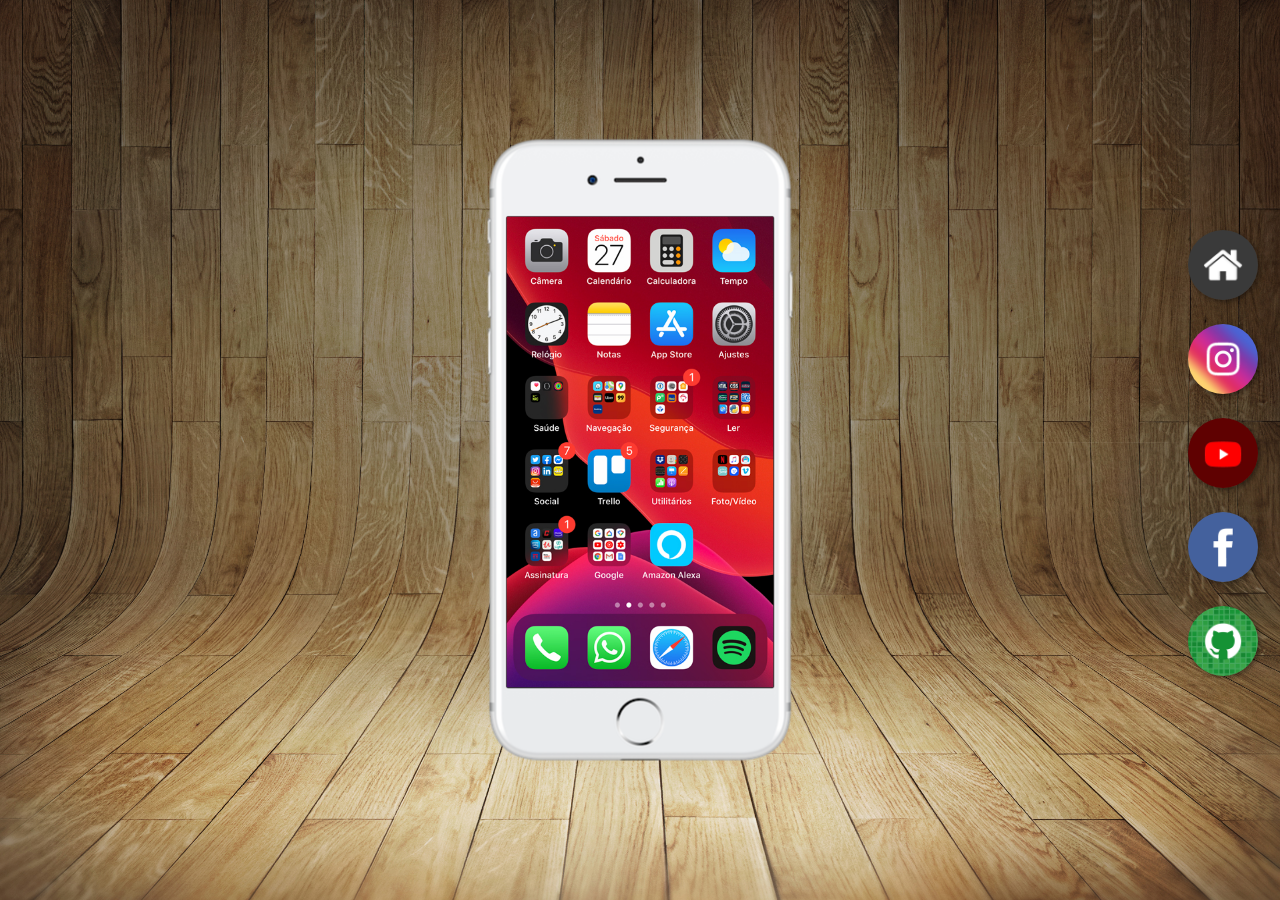
<file: index.html>
<!DOCTYPE html>
<html lang="pt-br">
<head>
    <meta charset="UTF-8">
    <meta http-equiv="X-UA-Compatible" content="IE=edge">
    <meta name="viewport" content="width=device-width, initial-scale=1.0">
    <link rel="shortcut icon" href="favicon - Copia.ico" type="image/x-icon">
    <title>Projeto Redes Sociais</title>
    <link rel="stylesheet" href="estilos/style.css">
</head>
<body>
    <main>
        <section id="telefone">
            <iframe src="home.html" name="tela" id="tela" frameborder="0" >
                Seu navegador não é compatível com isso!!
            </iframe>

        </section>

        <section id="redes-sociais">
            <a href="home.html" target="tela"> <img src="imagens/logo-home.jpg" alt="Home"></a> <br>

            <a href="instagram.html" target="tela"> <img src="imagens/logo-instagram.jpg" alt="instagram"></a> <br>

            <a href="youtube.html" target="tela"><img src="imagens/logo-youtube.jpg" alt="Youtube"></a> <br>

            <a href="facebook.html" target="tela"><img src="imagens/logo-facebook.jpg" alt="Facebook"></a> <br>

            <a href="github.html" target="tela"><img src="imagens/logo-github.jpg" alt="GitHub"></a> <br>
        </section>
    </main>
    
</body>
</html>
</file>
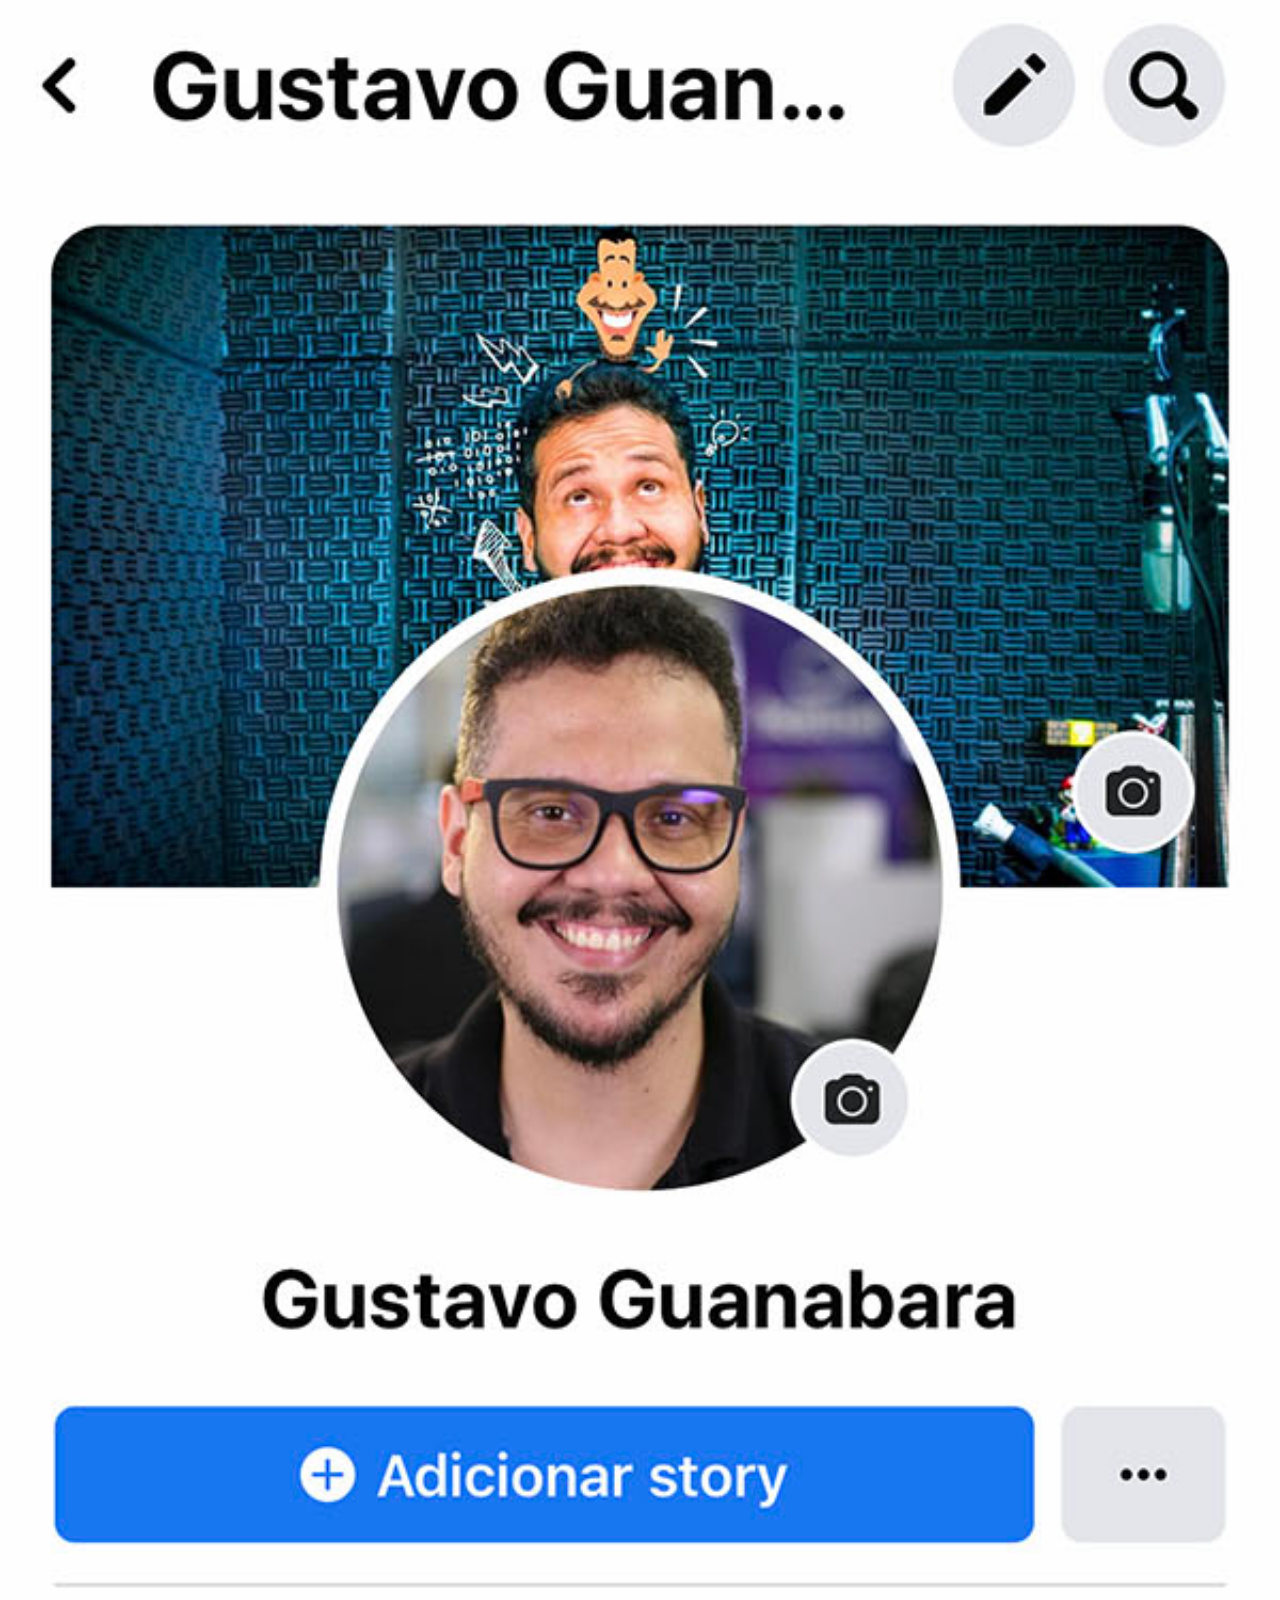
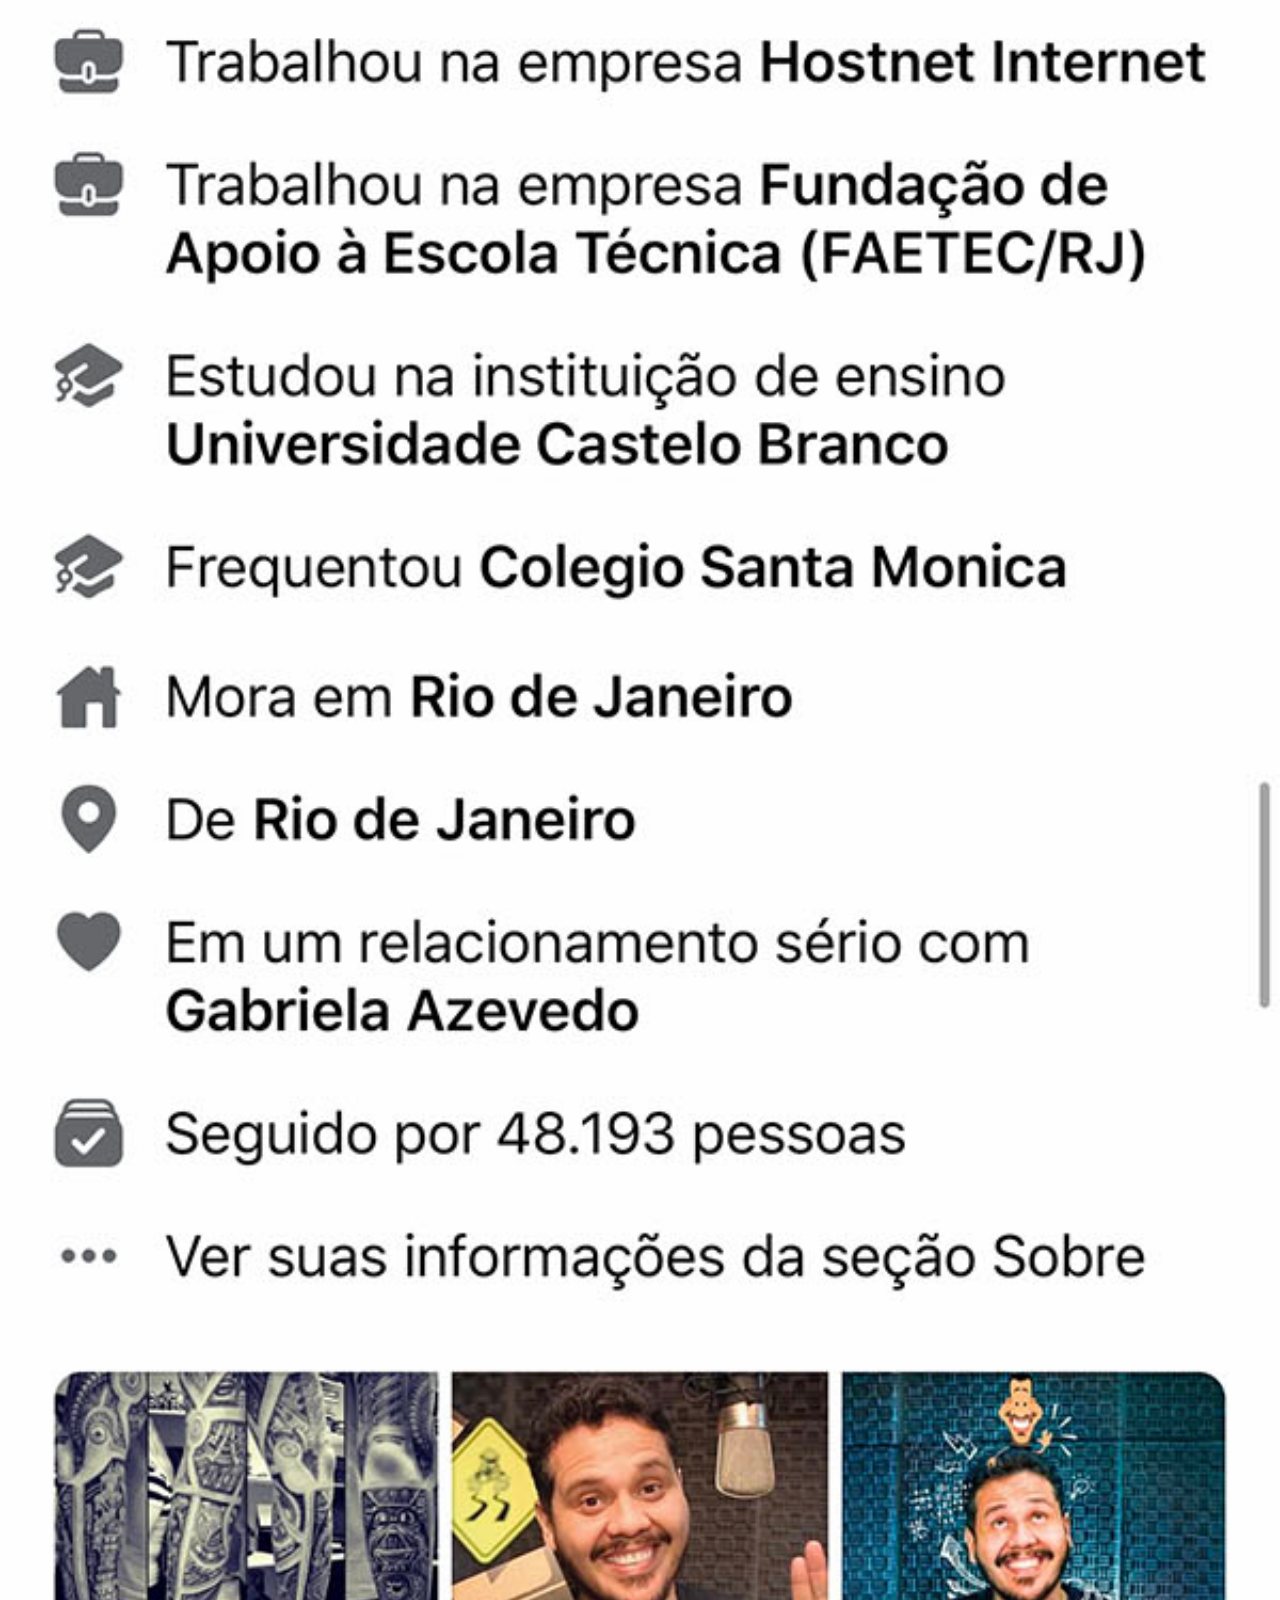
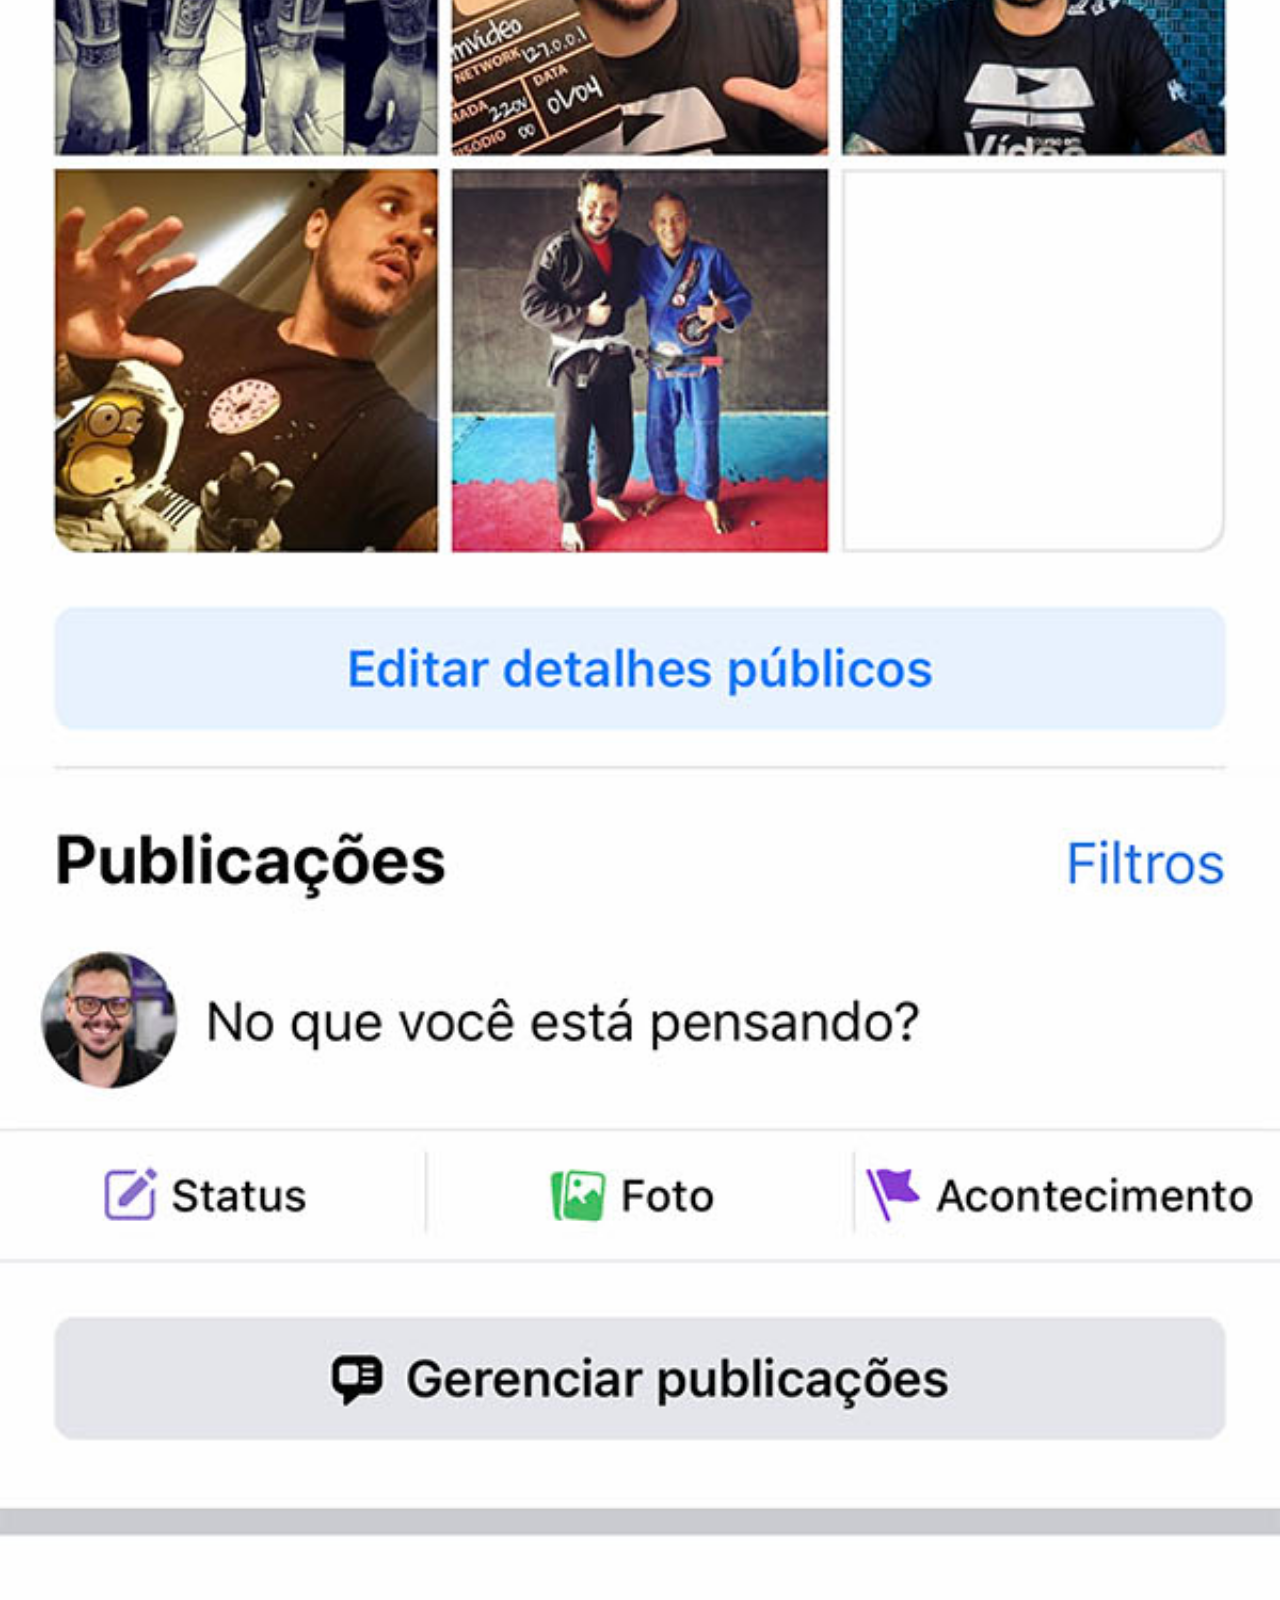
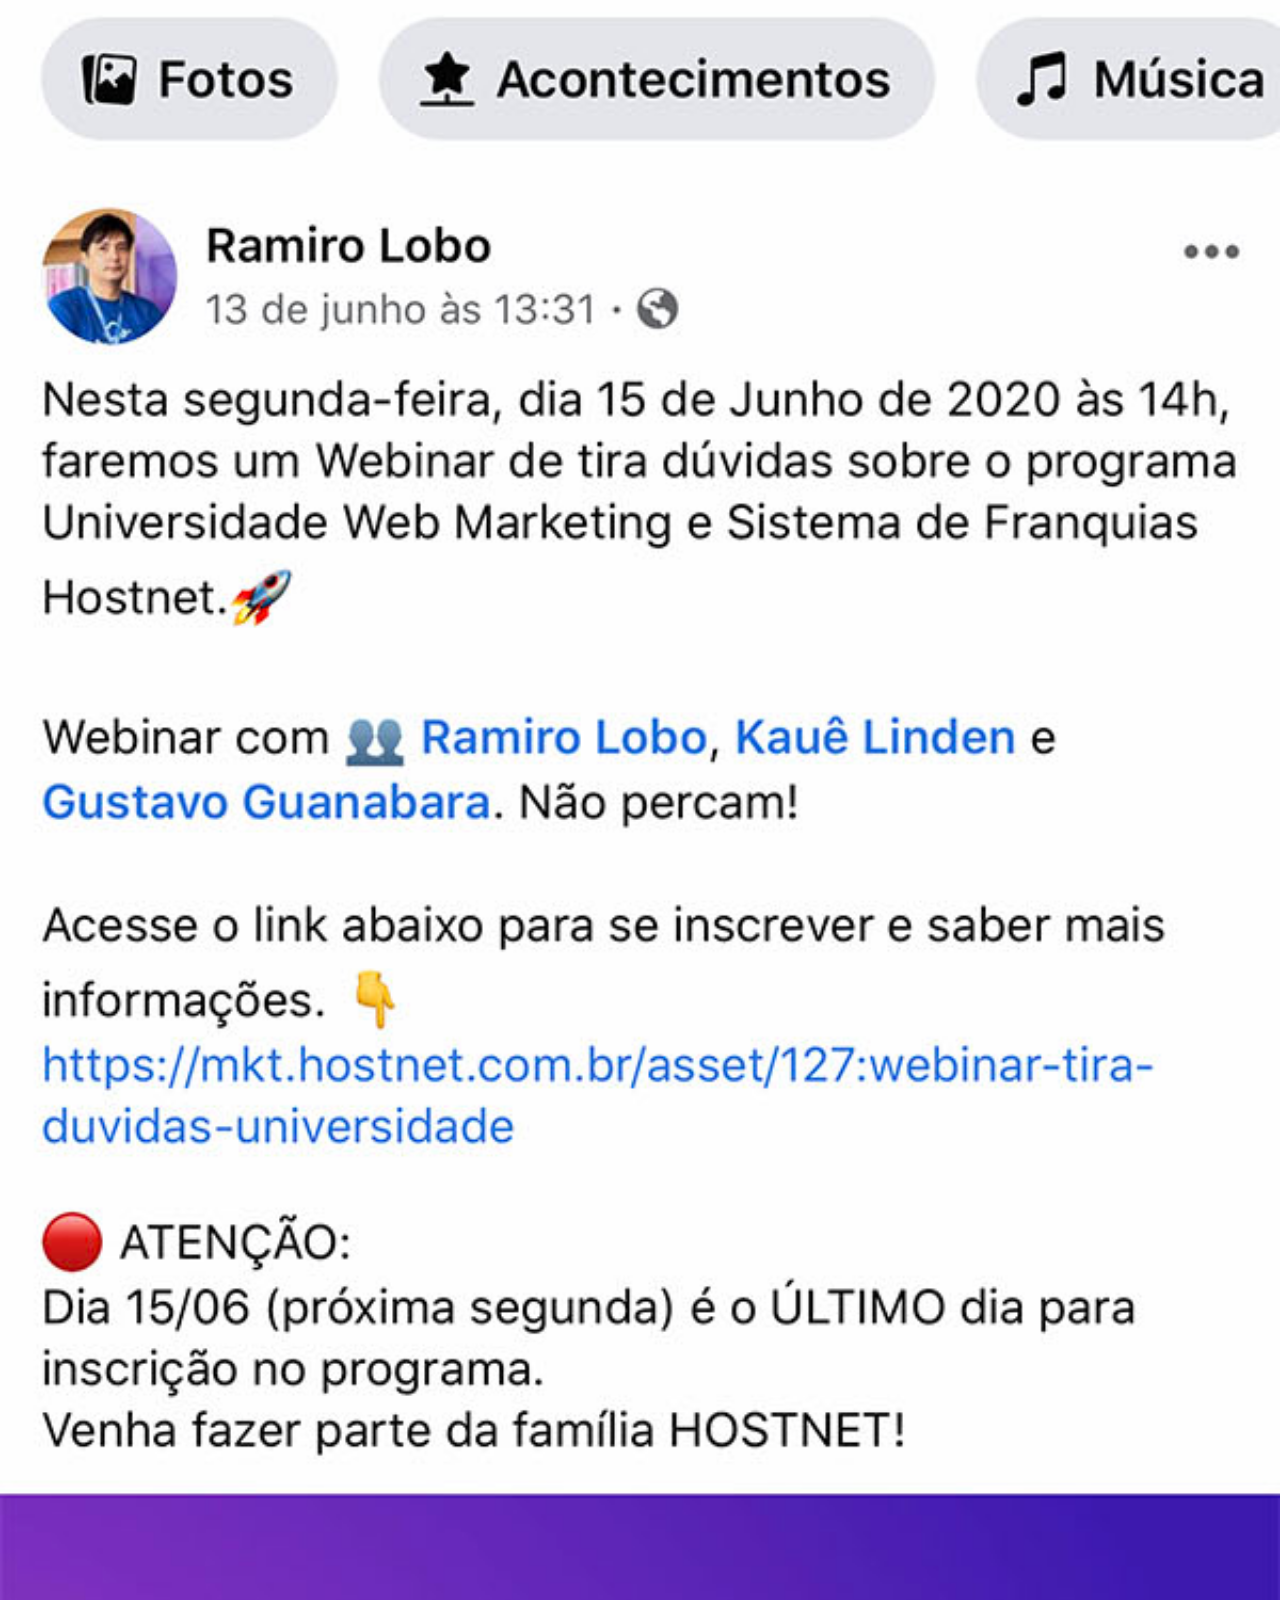
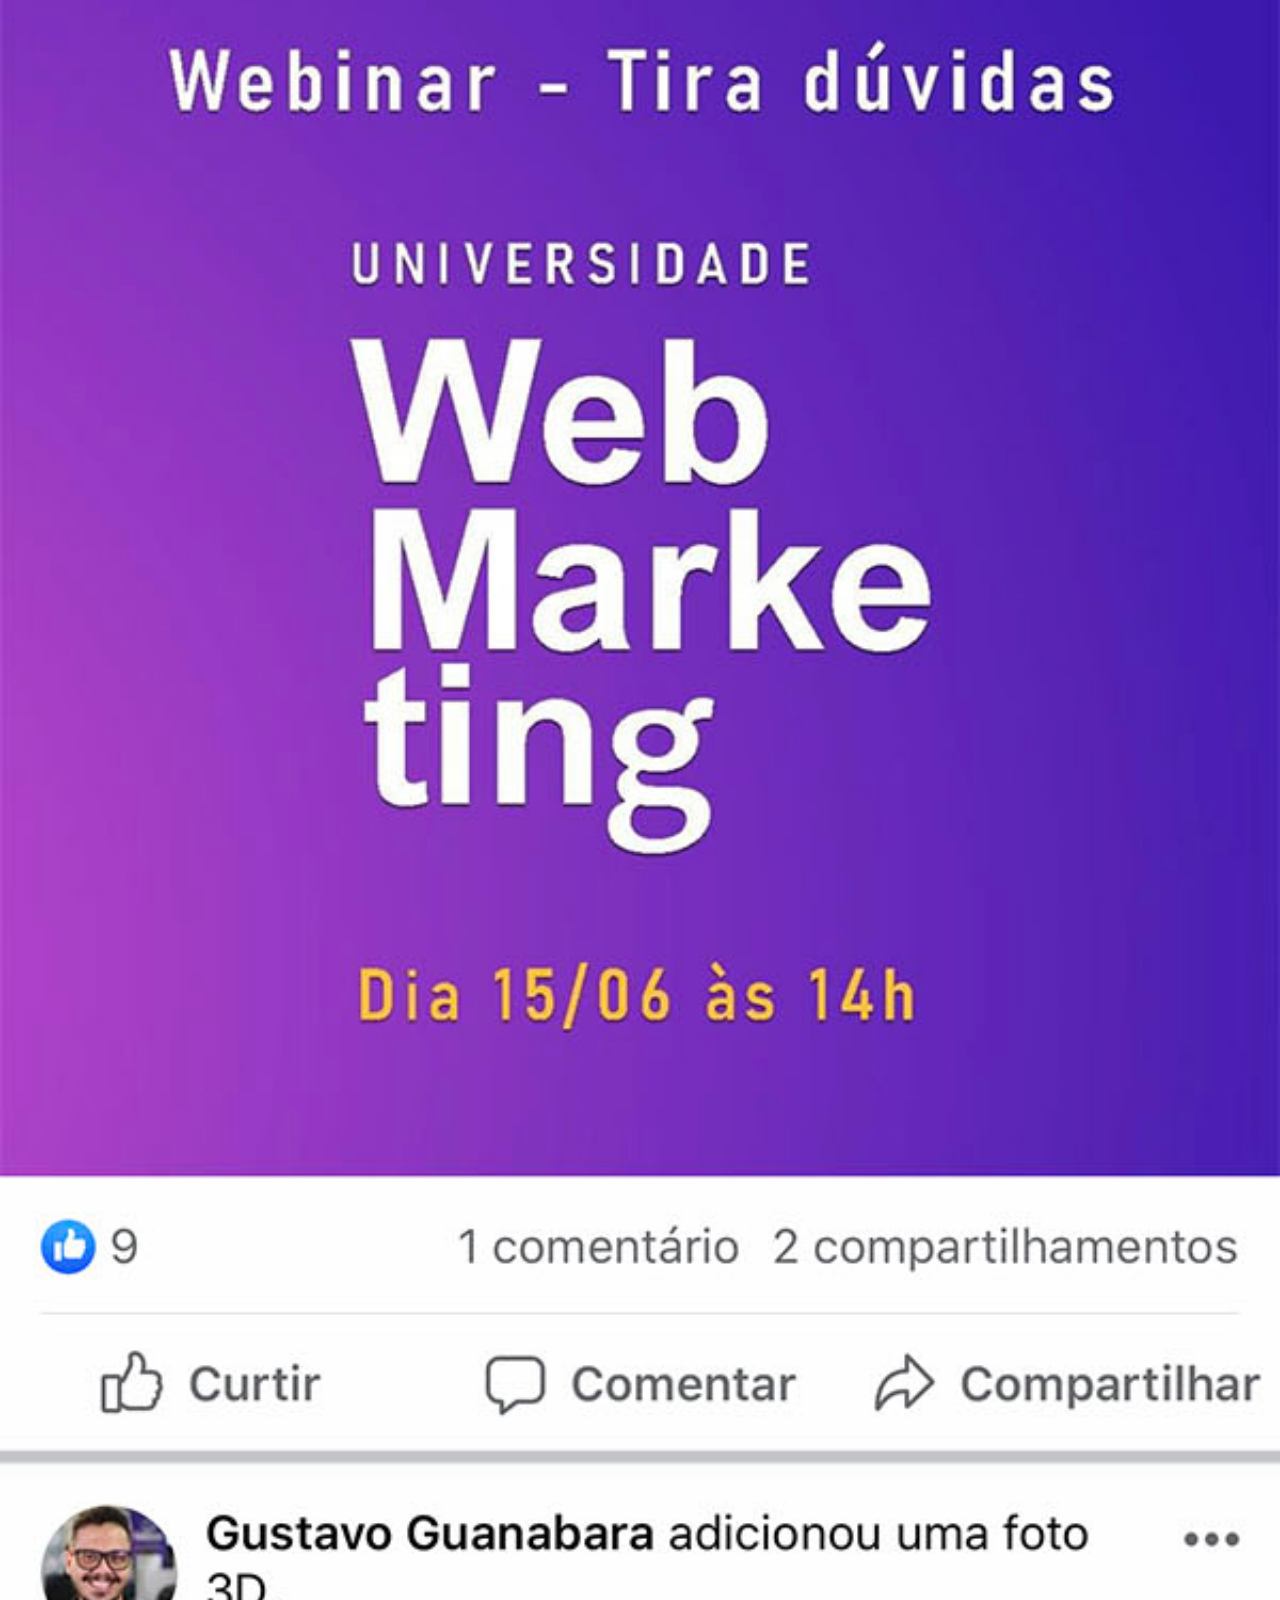
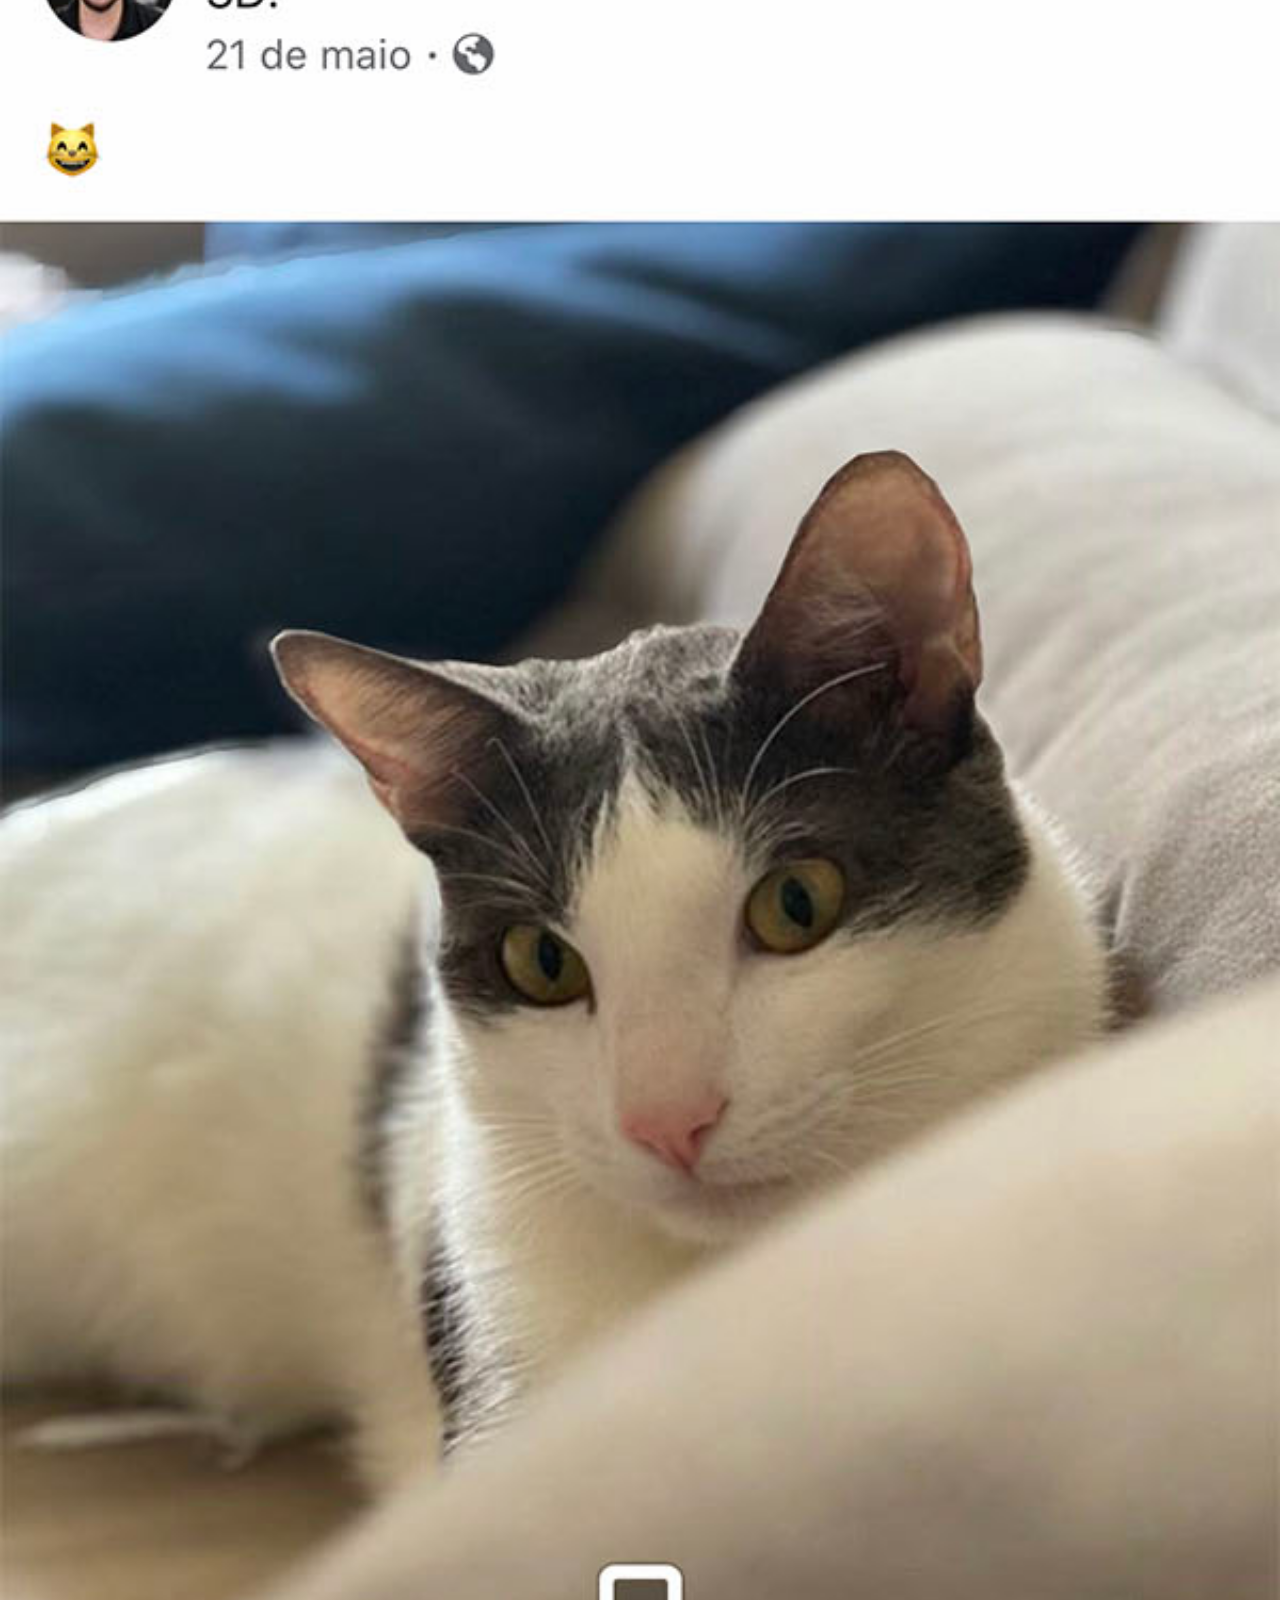
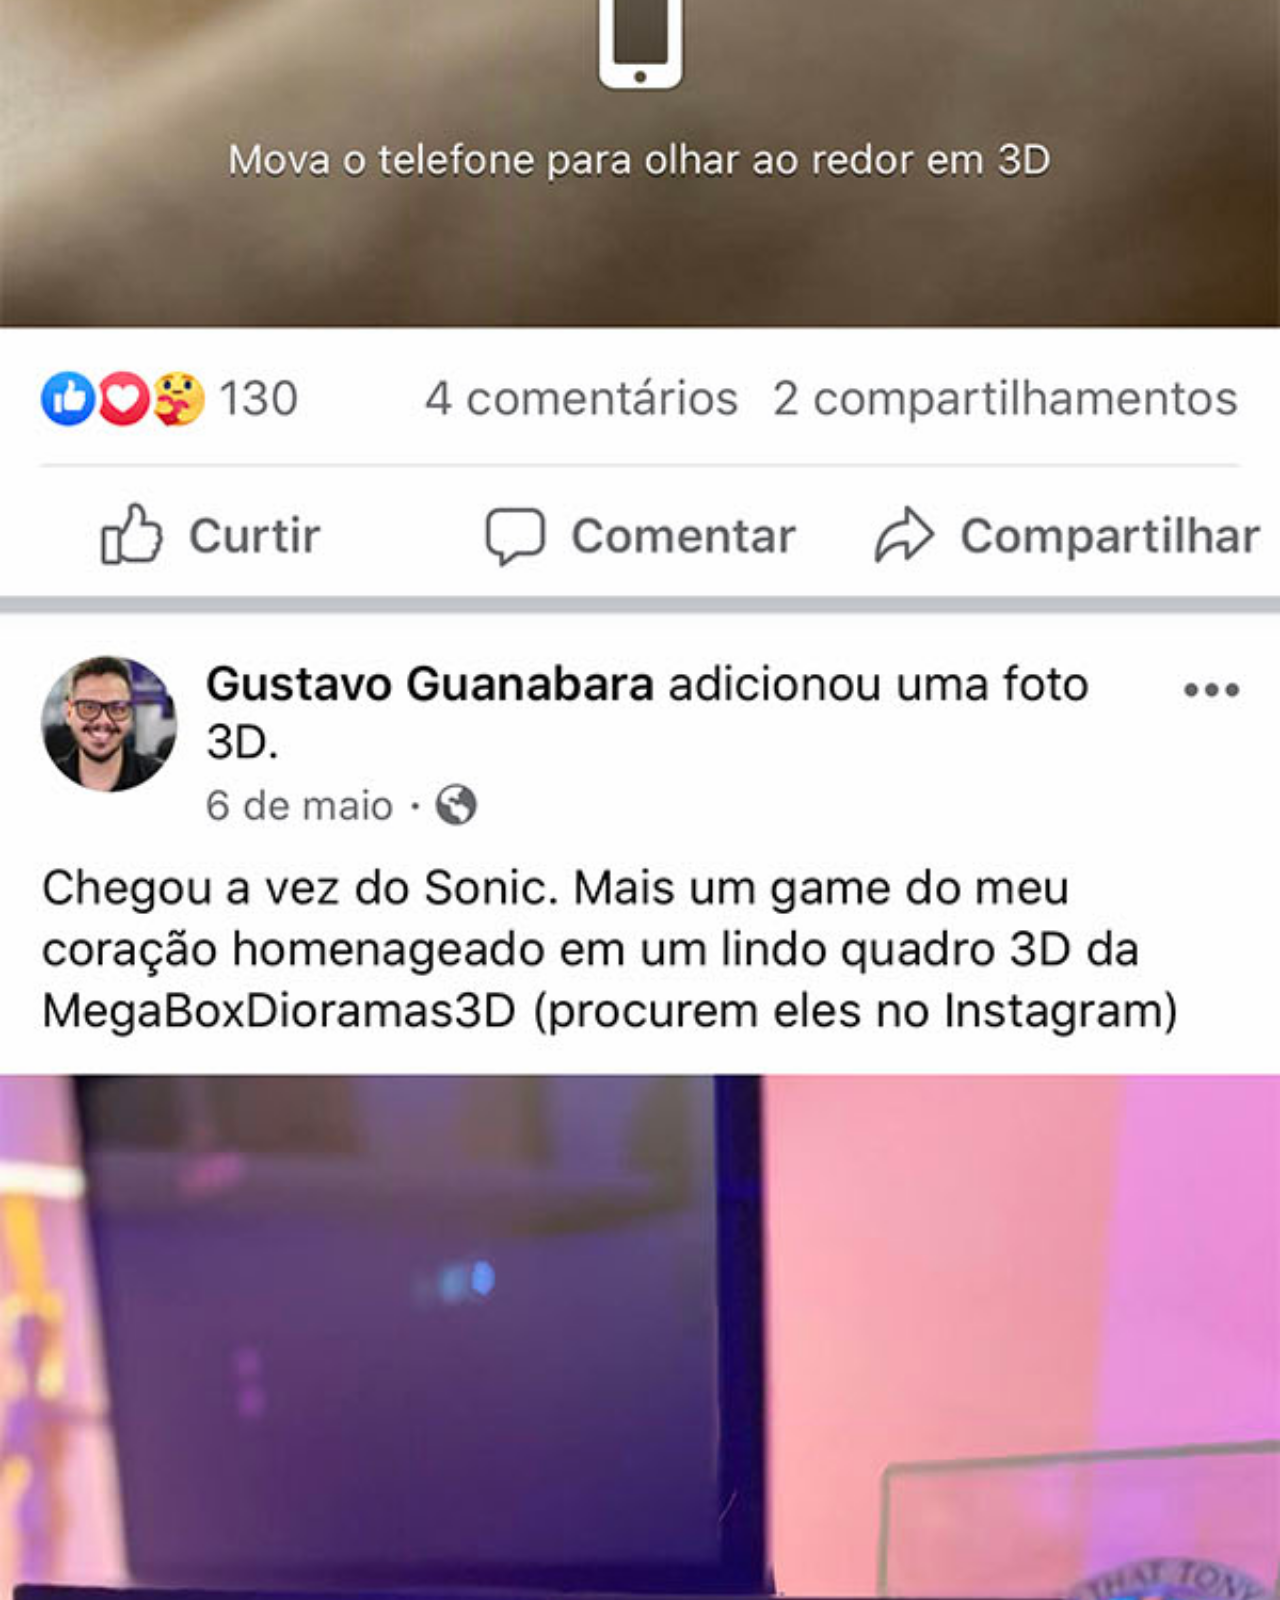
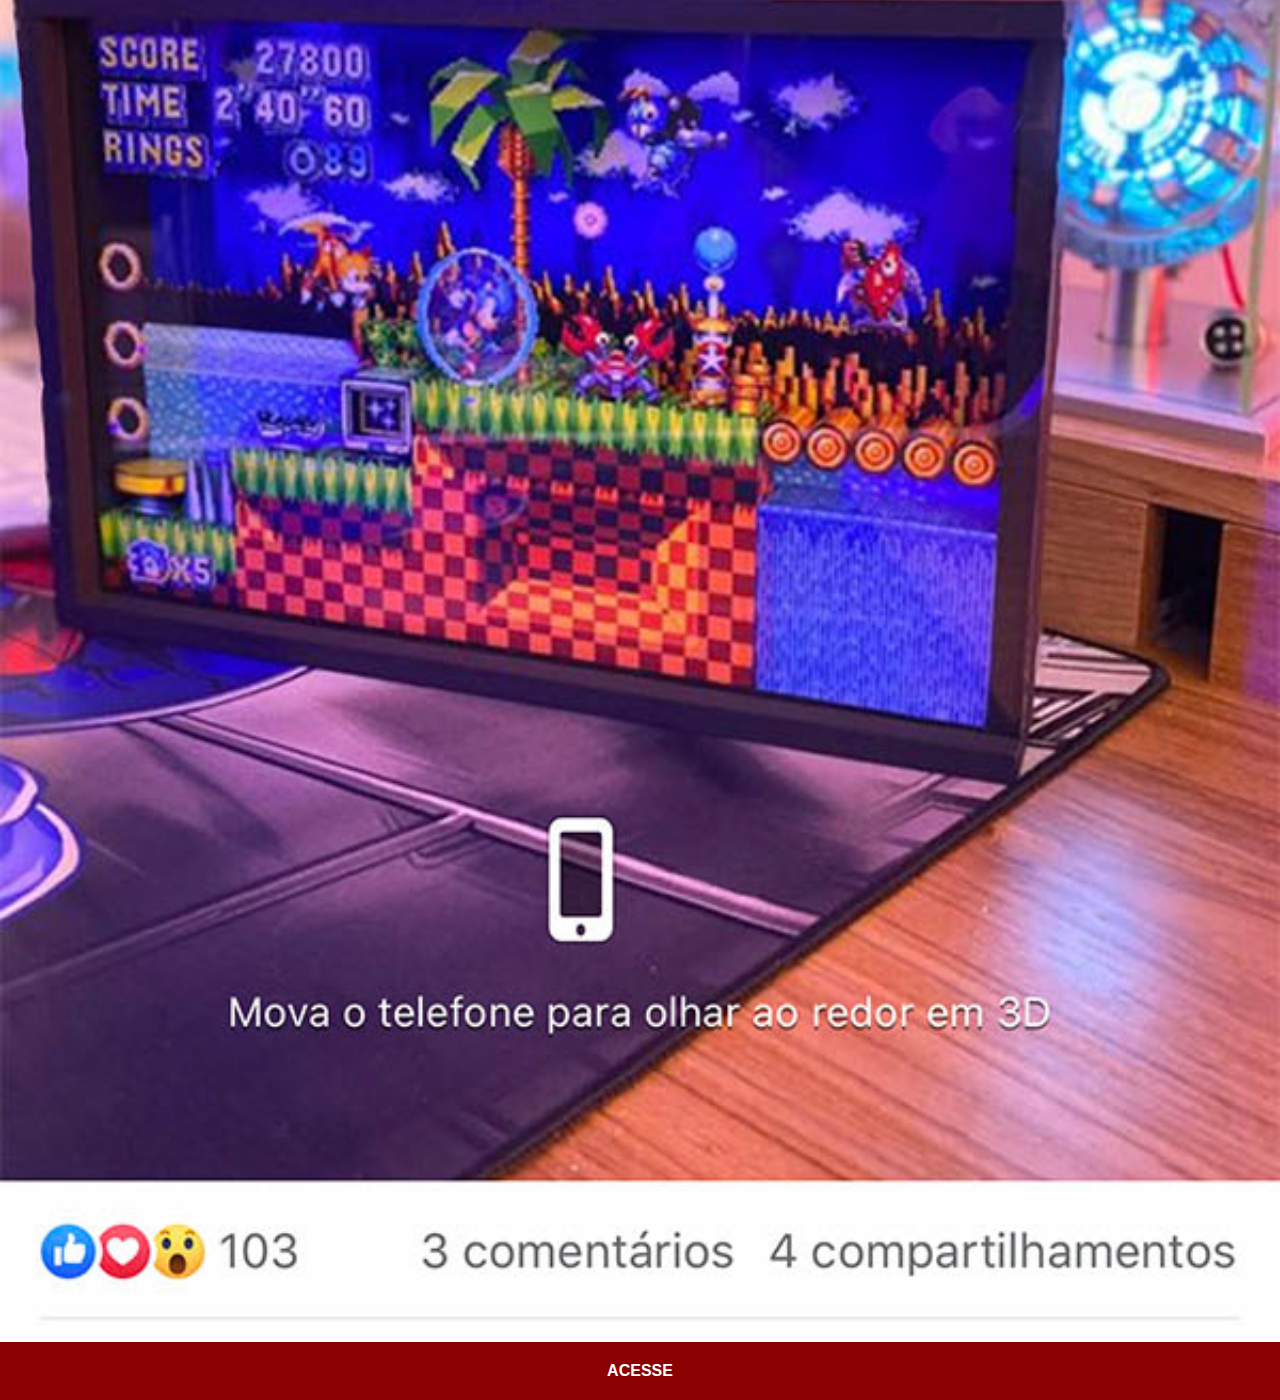
<file: facebook.html>
<!DOCTYPE html>
<html lang="pt-br">
<head>
    <meta charset="UTF-8">
    <meta http-equiv="X-UA-Compatible" content="IE=edge">
    <meta name="viewport" content="width=device-width, initial-scale=1.0">
    <title>facebook</title>
    <link rel="stylesheet" href="estilos/social.css">
</head>
<body>
    <img src="imagens/tela-facebook.jpg" alt="facebook">
    <a href="https://www.facebook.com/gustavoguanabara" target="_blank">ACESSE</a>
</body>
</html>
</file>
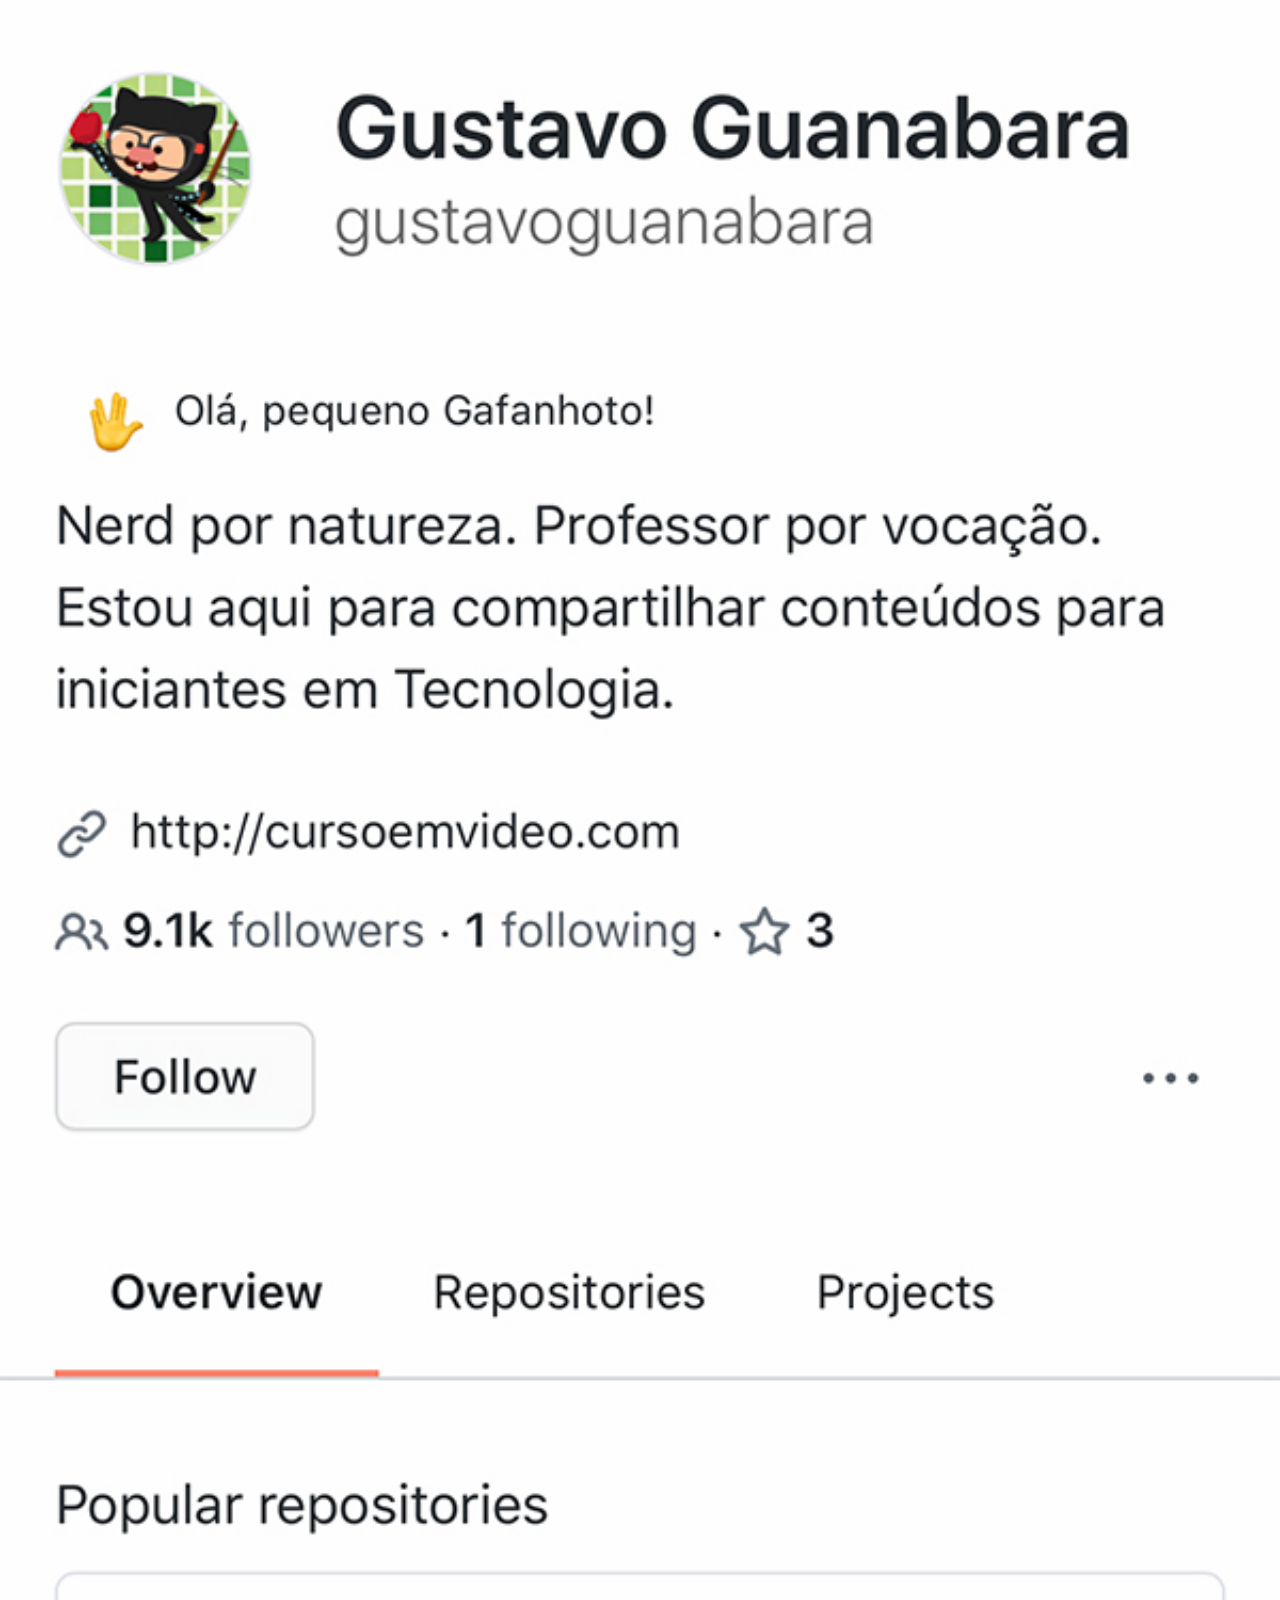
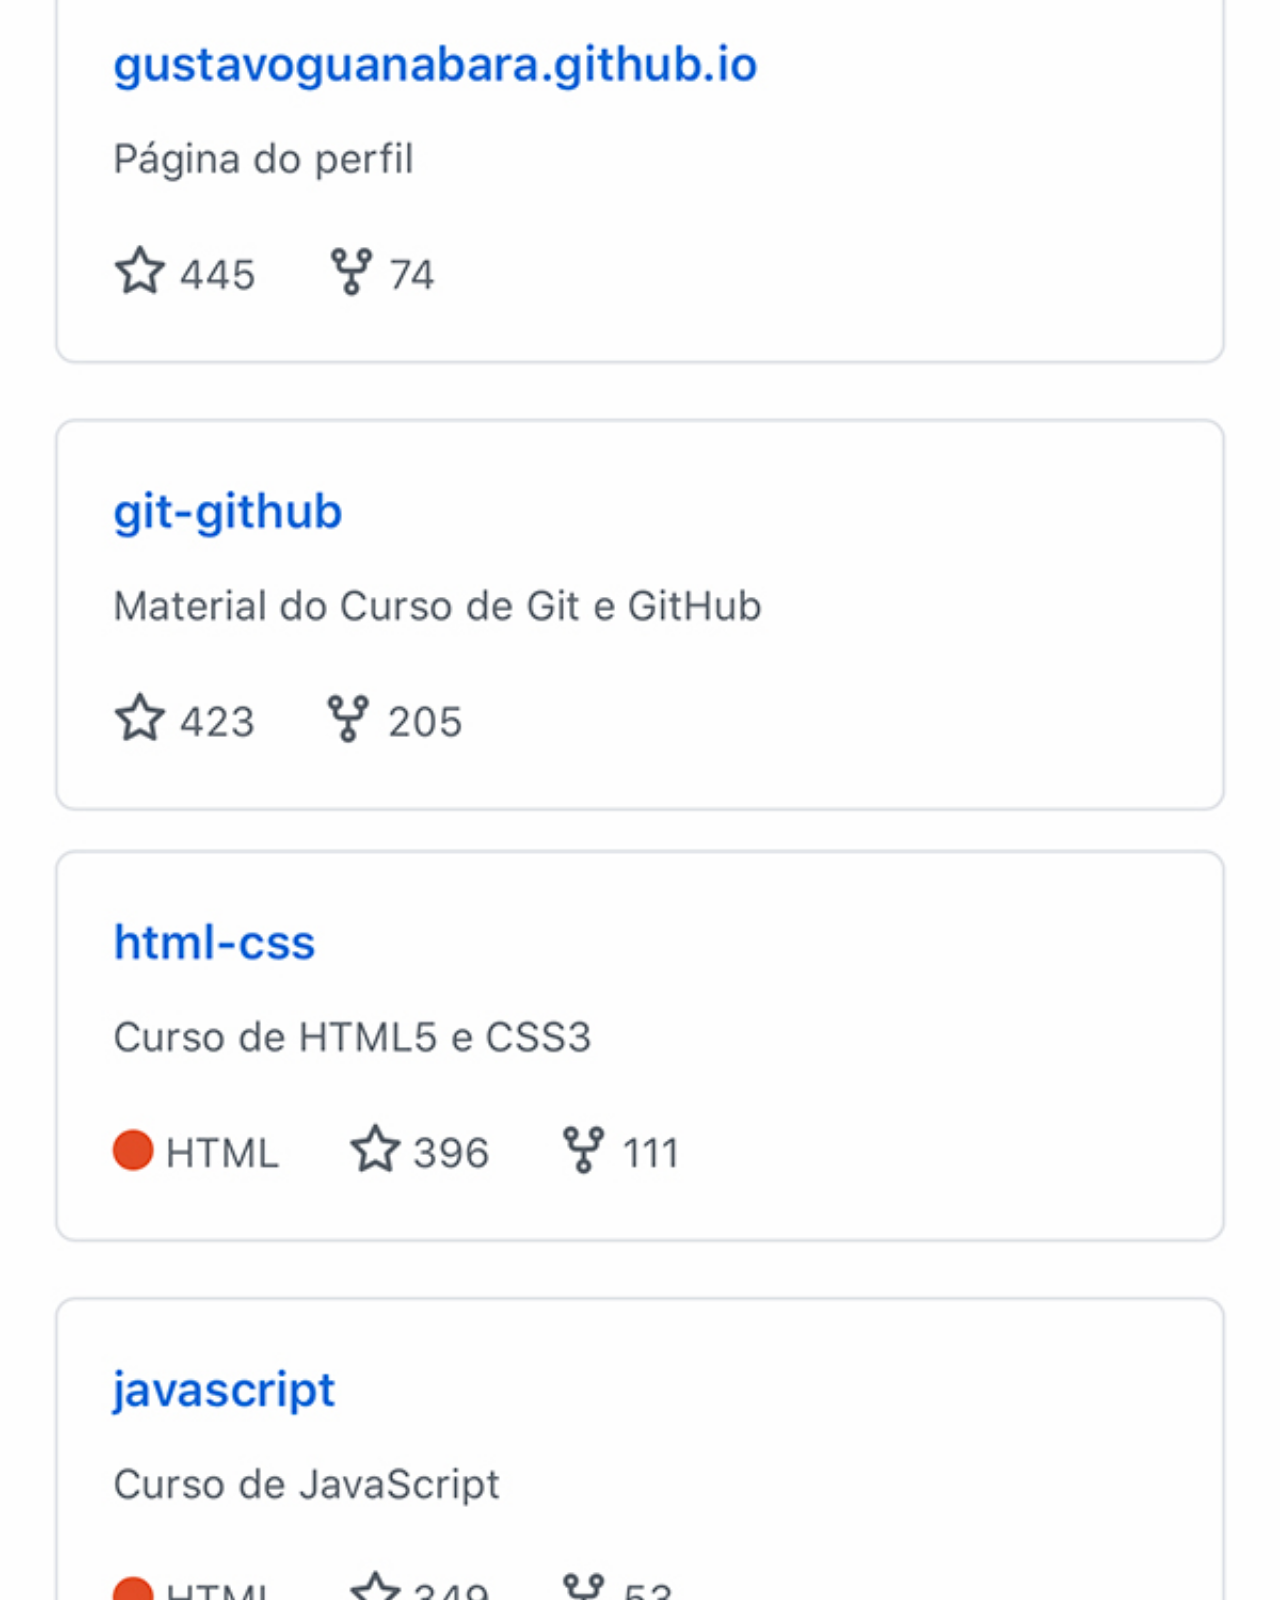
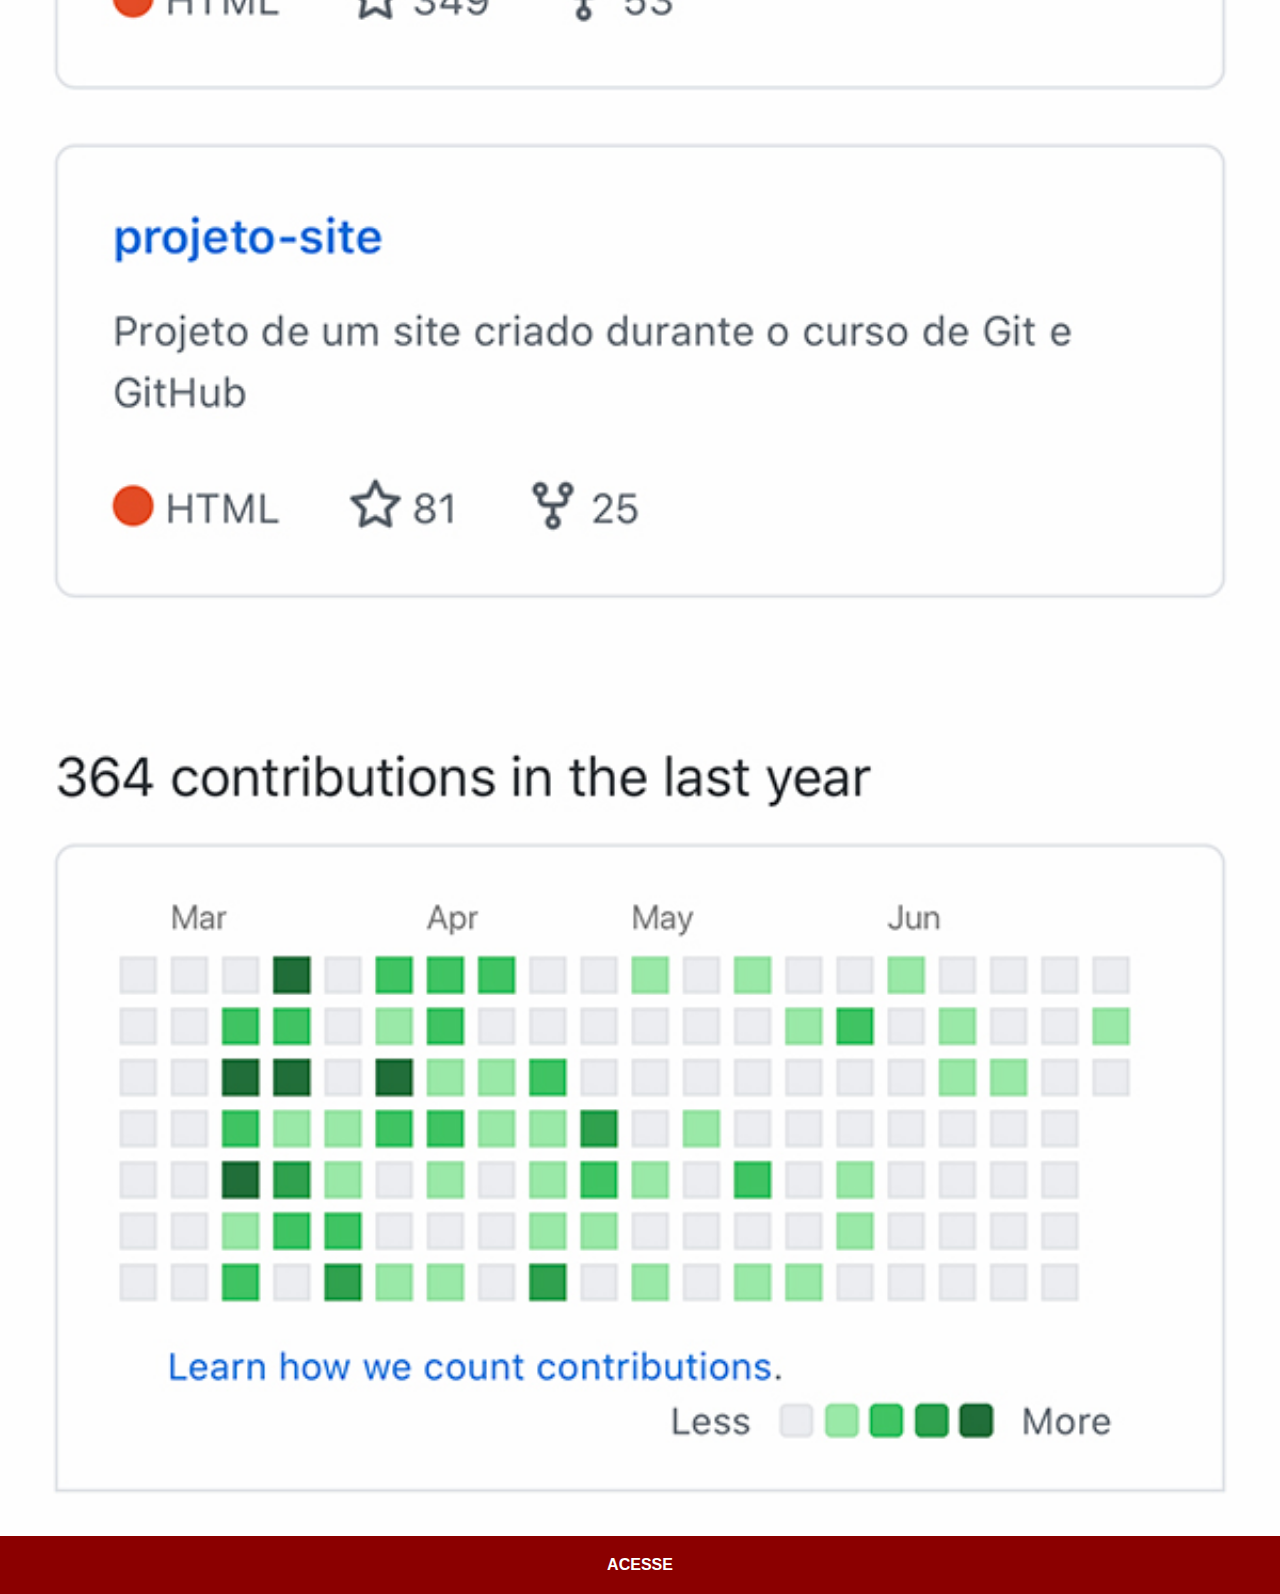
<file: github.html>
<!DOCTYPE html>
<html lang="pt-br">
<head>
    <meta charset="UTF-8">
    <meta http-equiv="X-UA-Compatible" content="IE=edge">
    <meta name="viewport" content="width=device-width, initial-scale=1.0">
    <title>Github</title>
    <link rel="stylesheet" href="estilos/social.css">
</head>
<body>
    <img src="imagens/tela-github.jpg" alt="GitHub">
    <a href="https://github.com/gustavoguanabara" target="_blank">ACESSE</a>
</body>
</html>
</file>
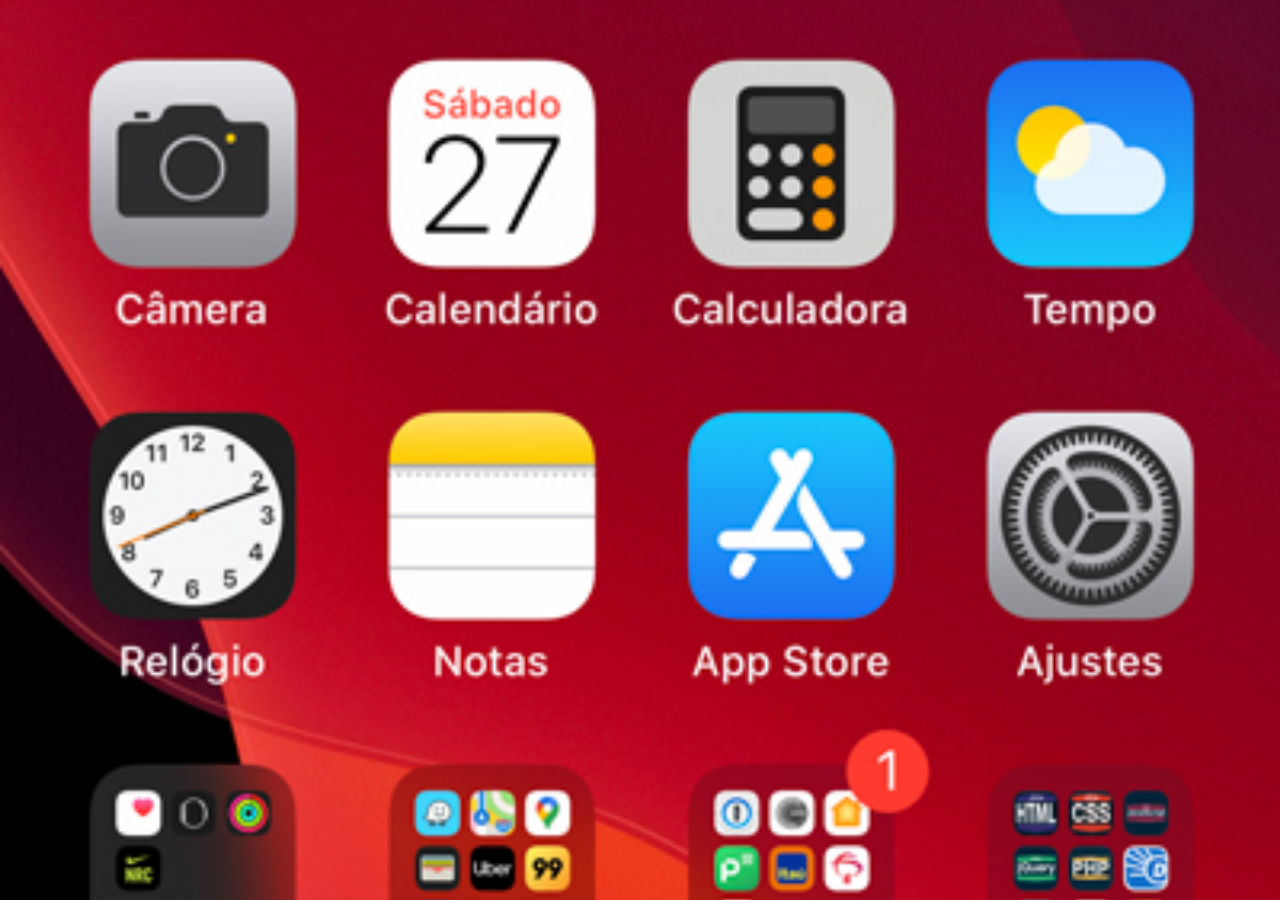
<file: home.html>
<!DOCTYPE html>
<html lang="pt-br">
<head>
    <meta charset="UTF-8">
    <meta http-equiv="X-UA-Compatible" content="IE=edge">
    <meta name="viewport" content="width=device-width, initial-scale=1.0">
    <title>Home do projeto</title>
    
</head>
<style>
    *{
        margin: 0px;
        padding: 0px;
    }

    body{
        width: 100vw;
        height: 100vh;
        background: black url('imagens/tela-home.jpg') no-repeat top center;
        background-size: cover;
    }
</style>
<body>
    
</body>
</html>
</file>
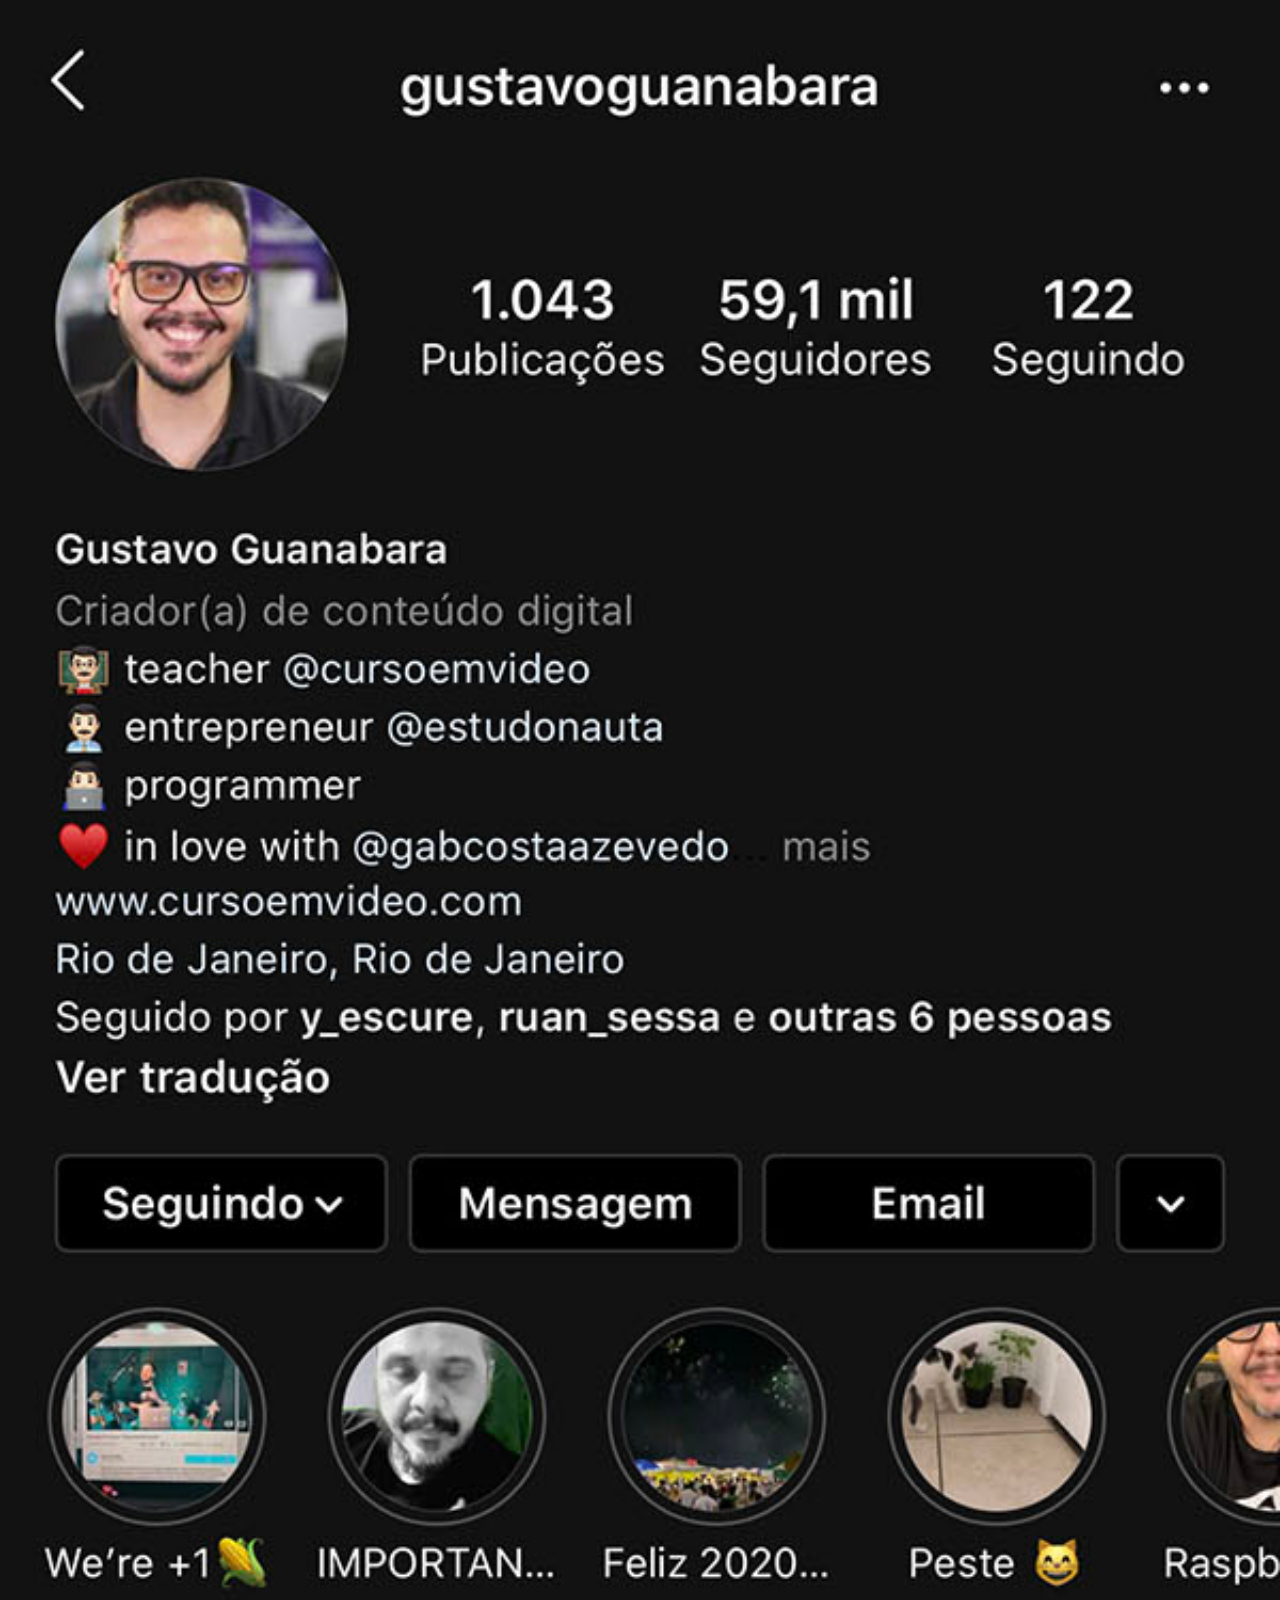
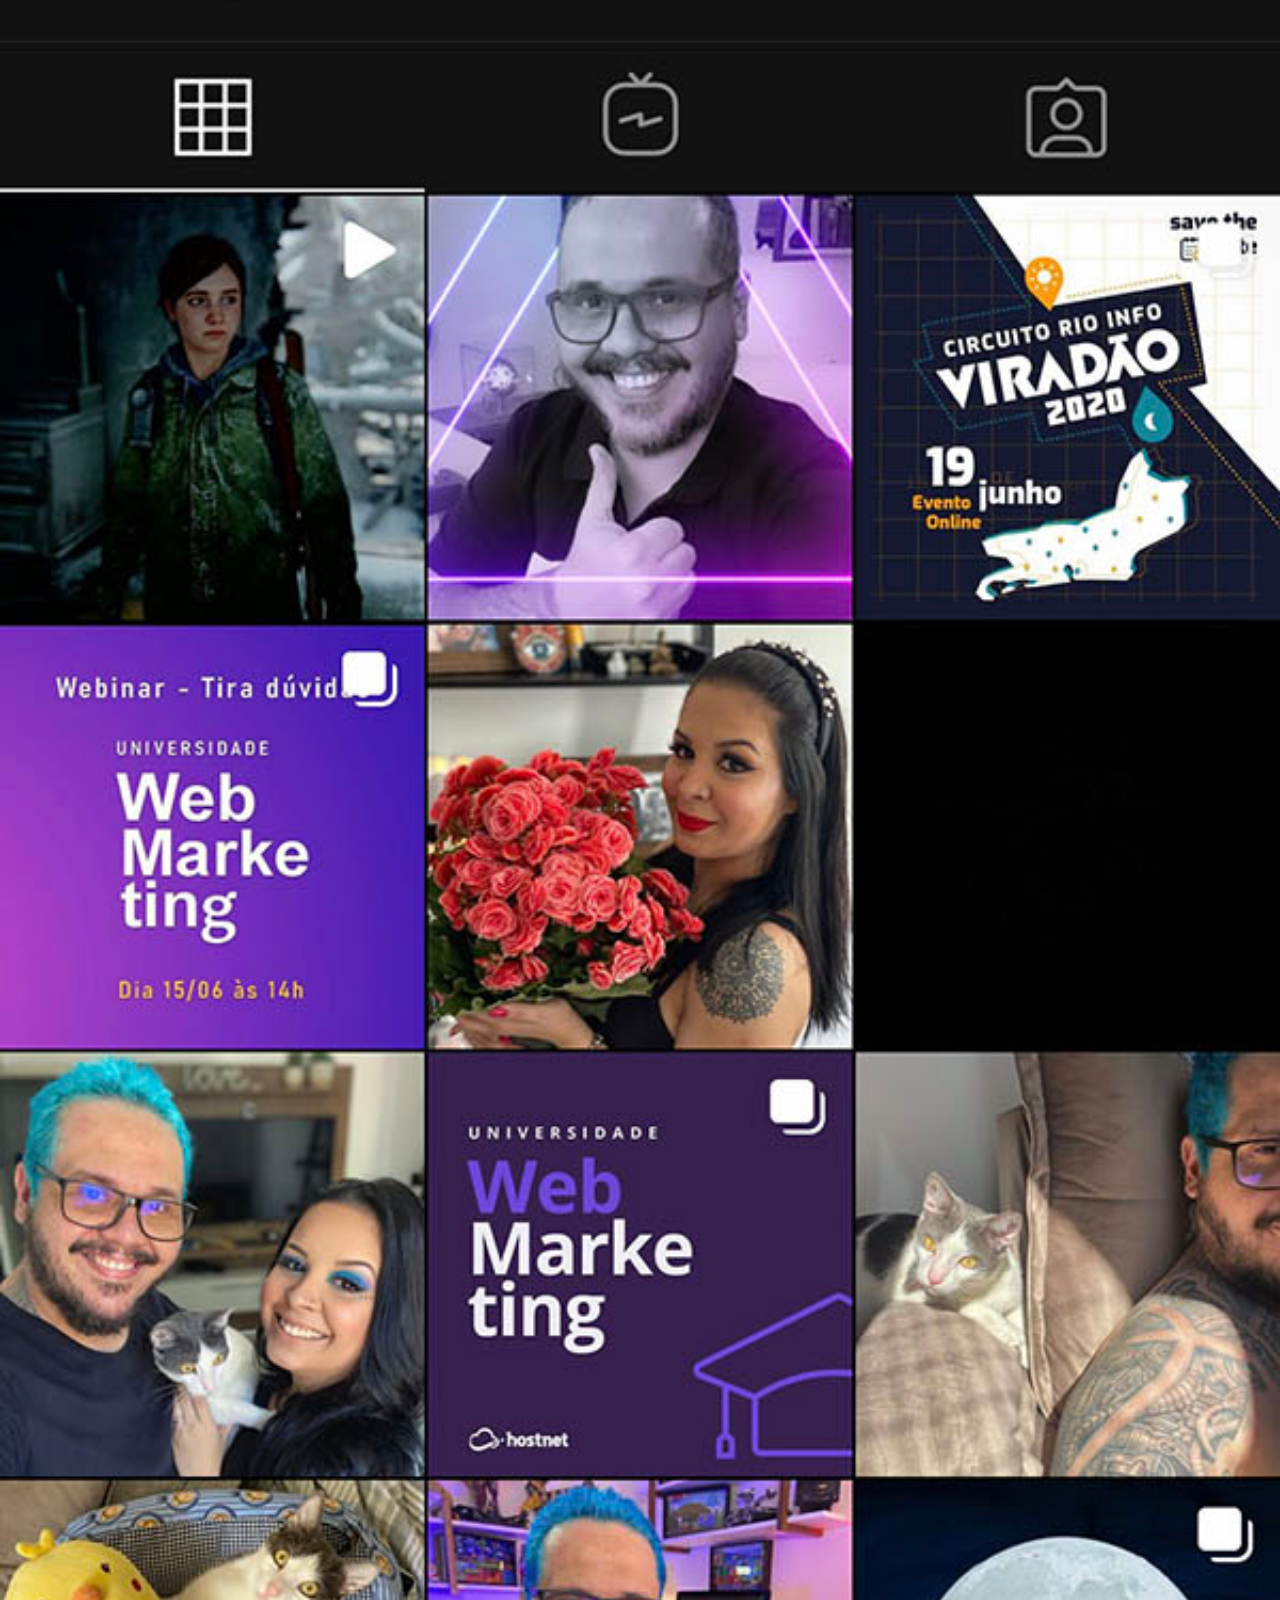
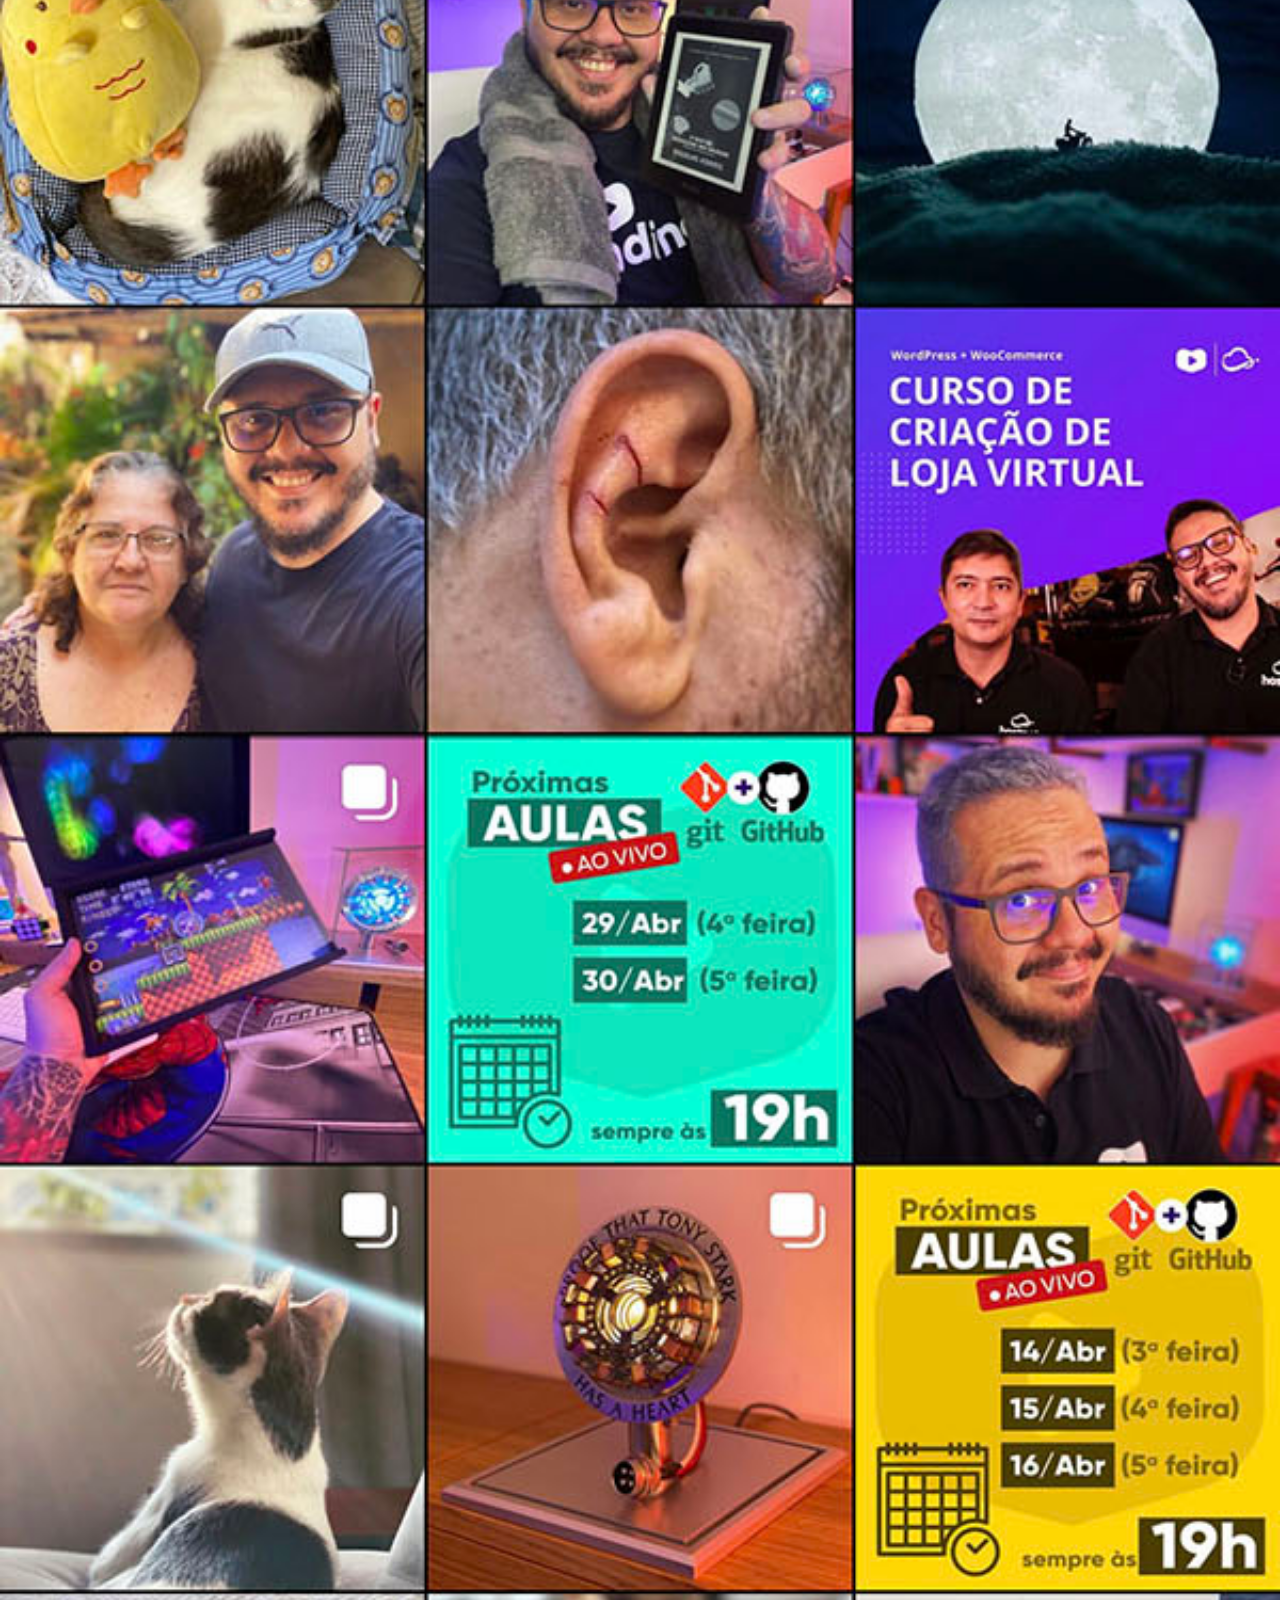
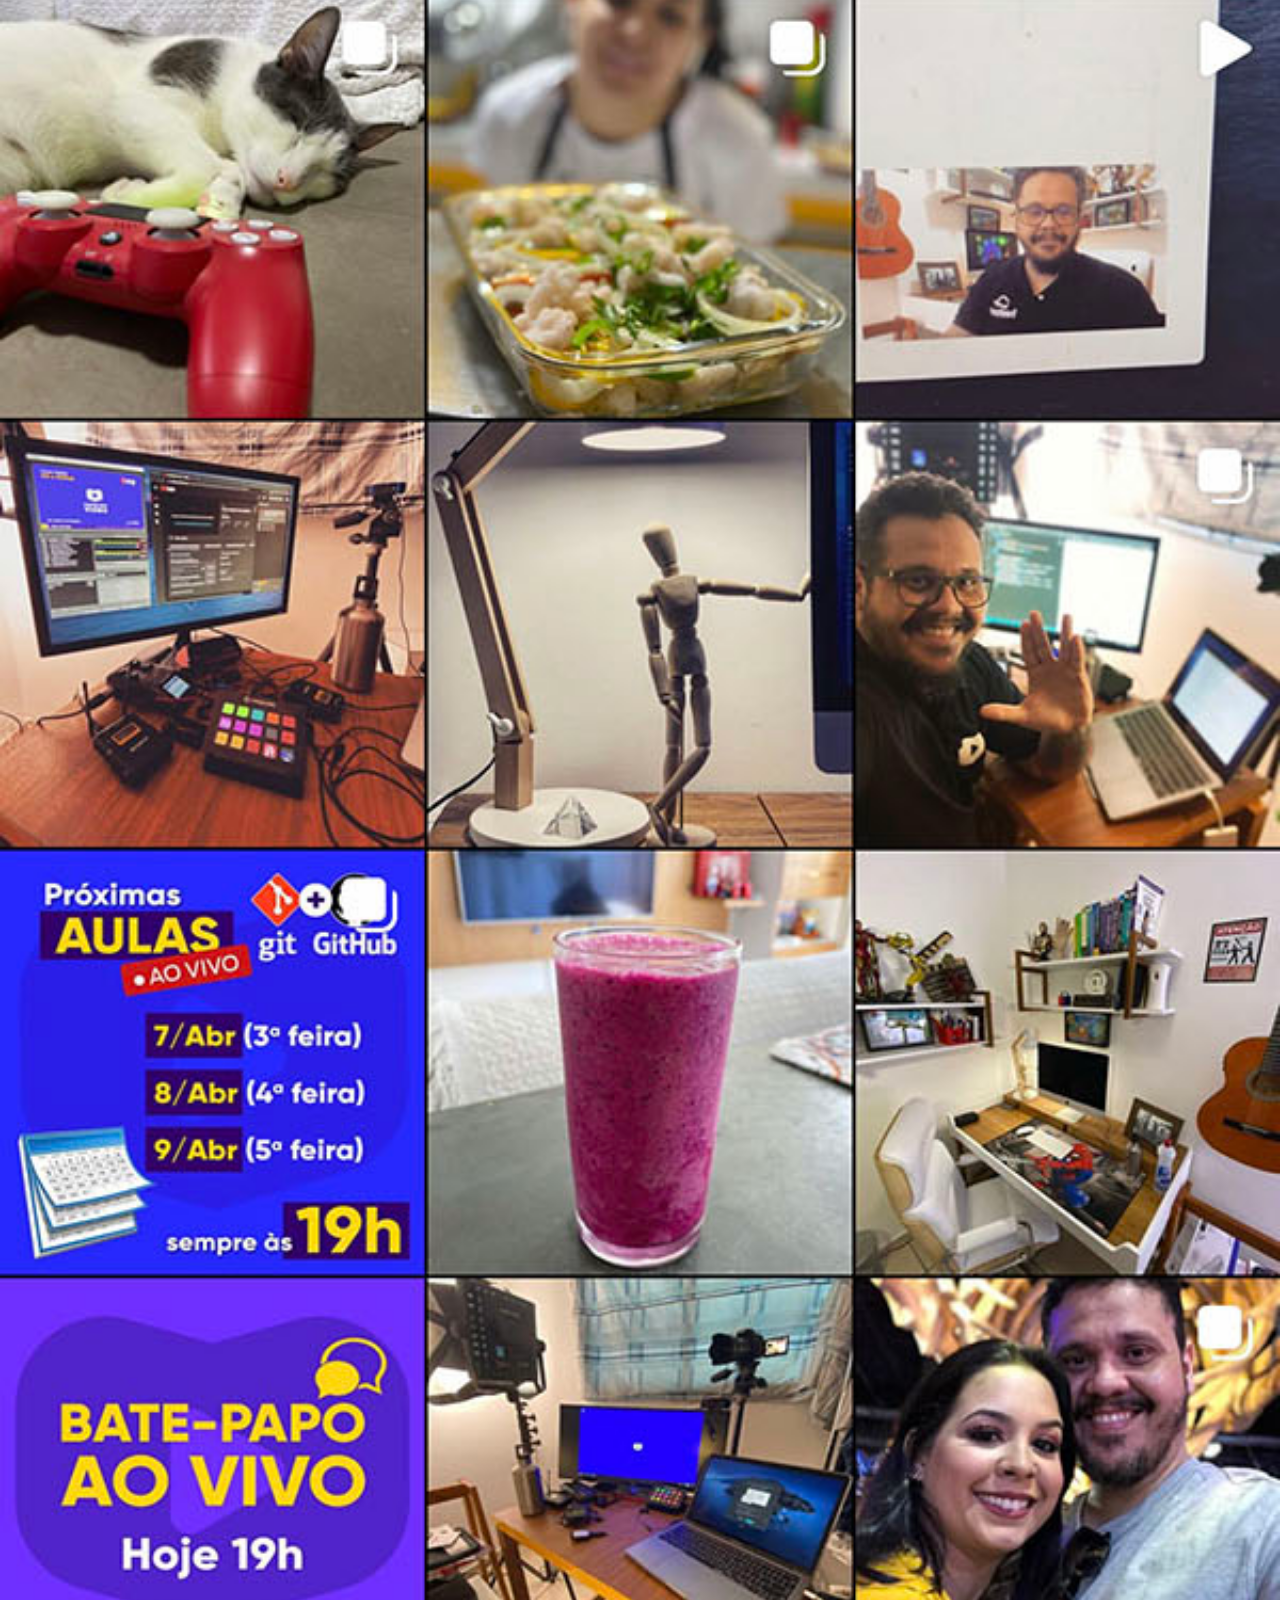
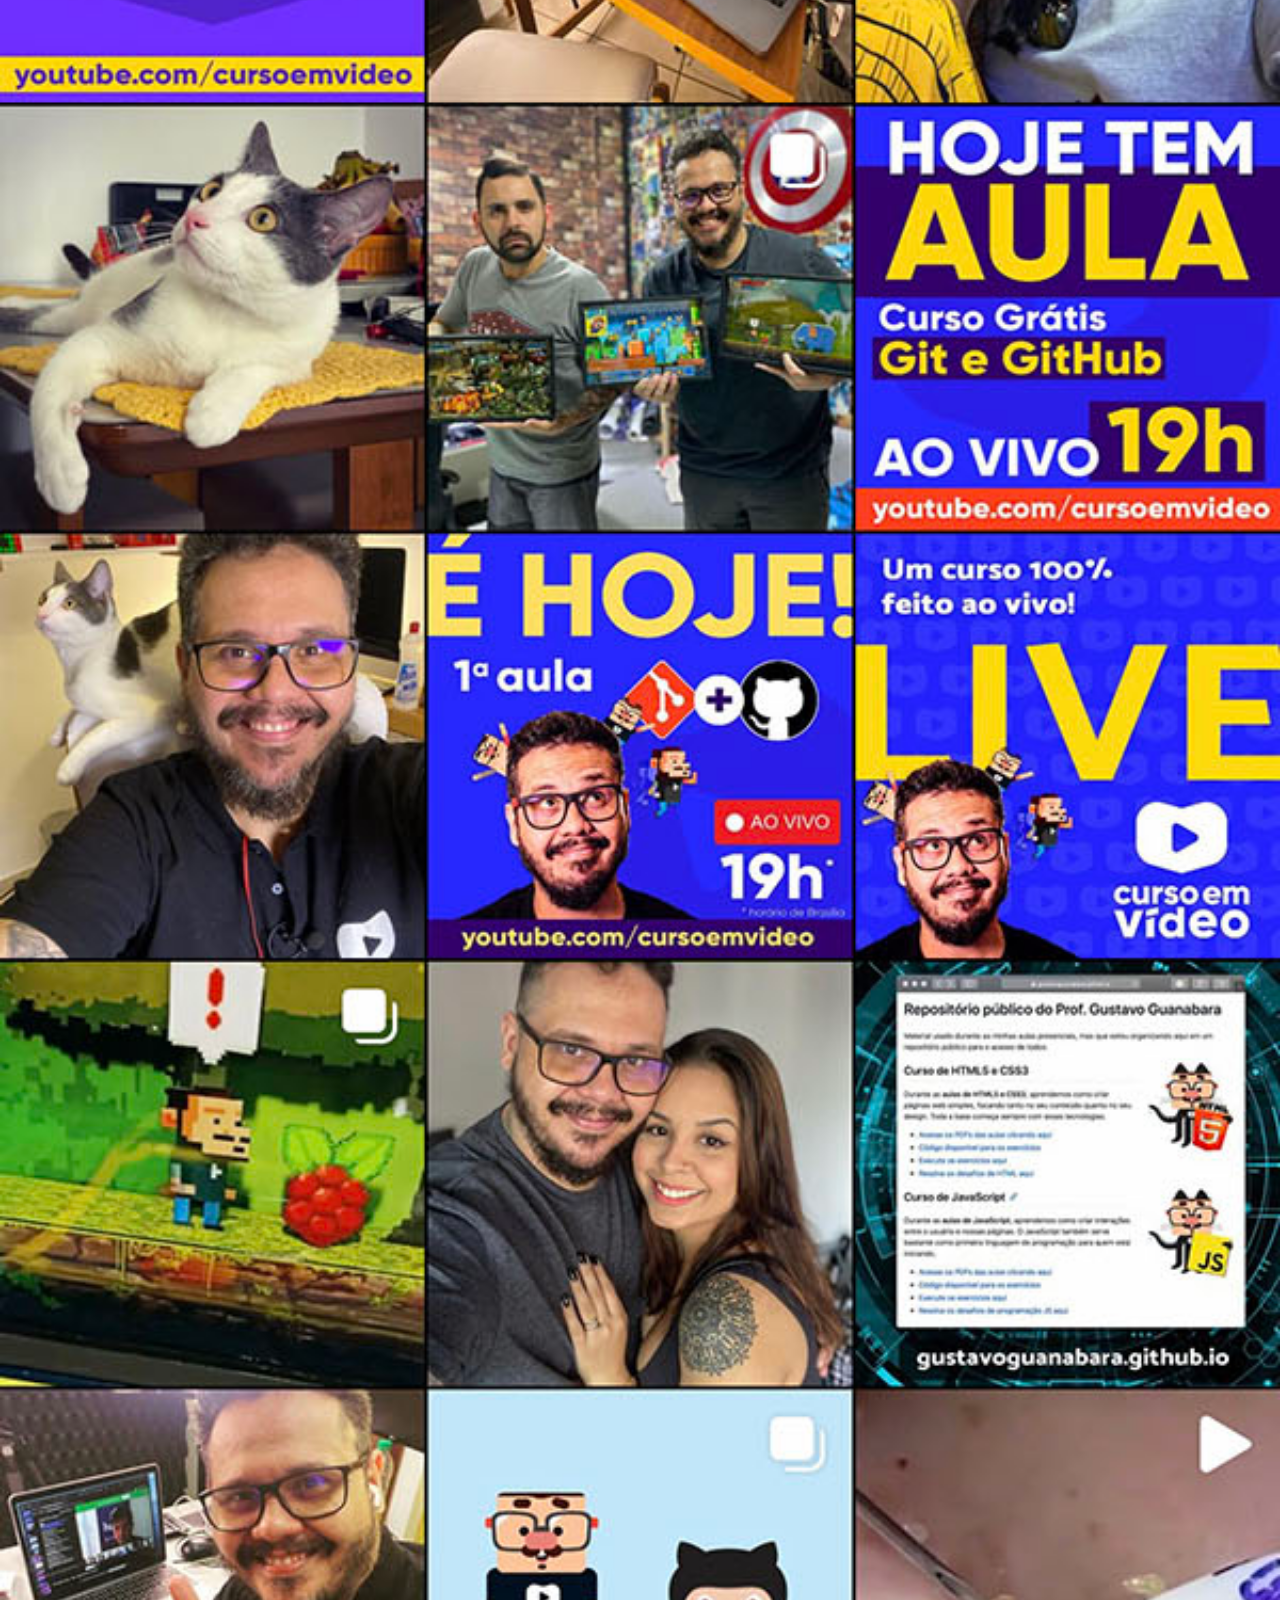
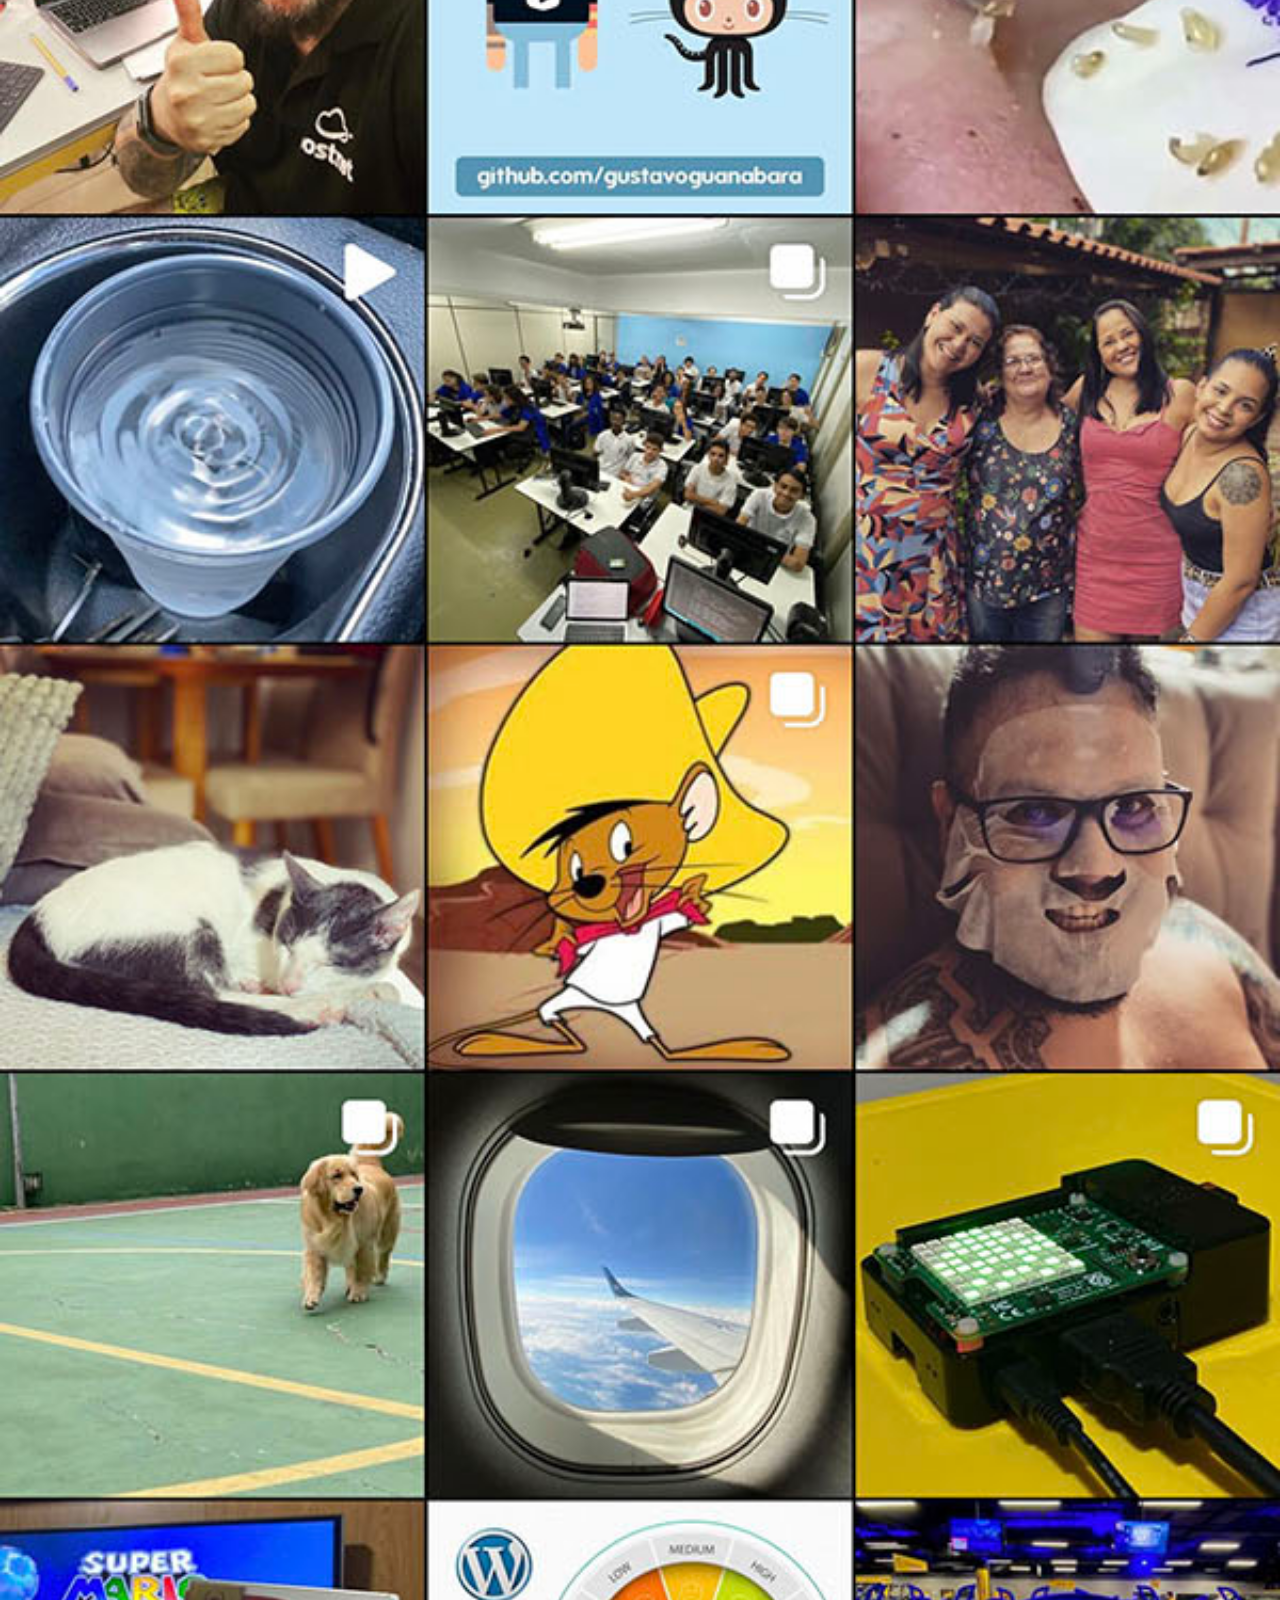
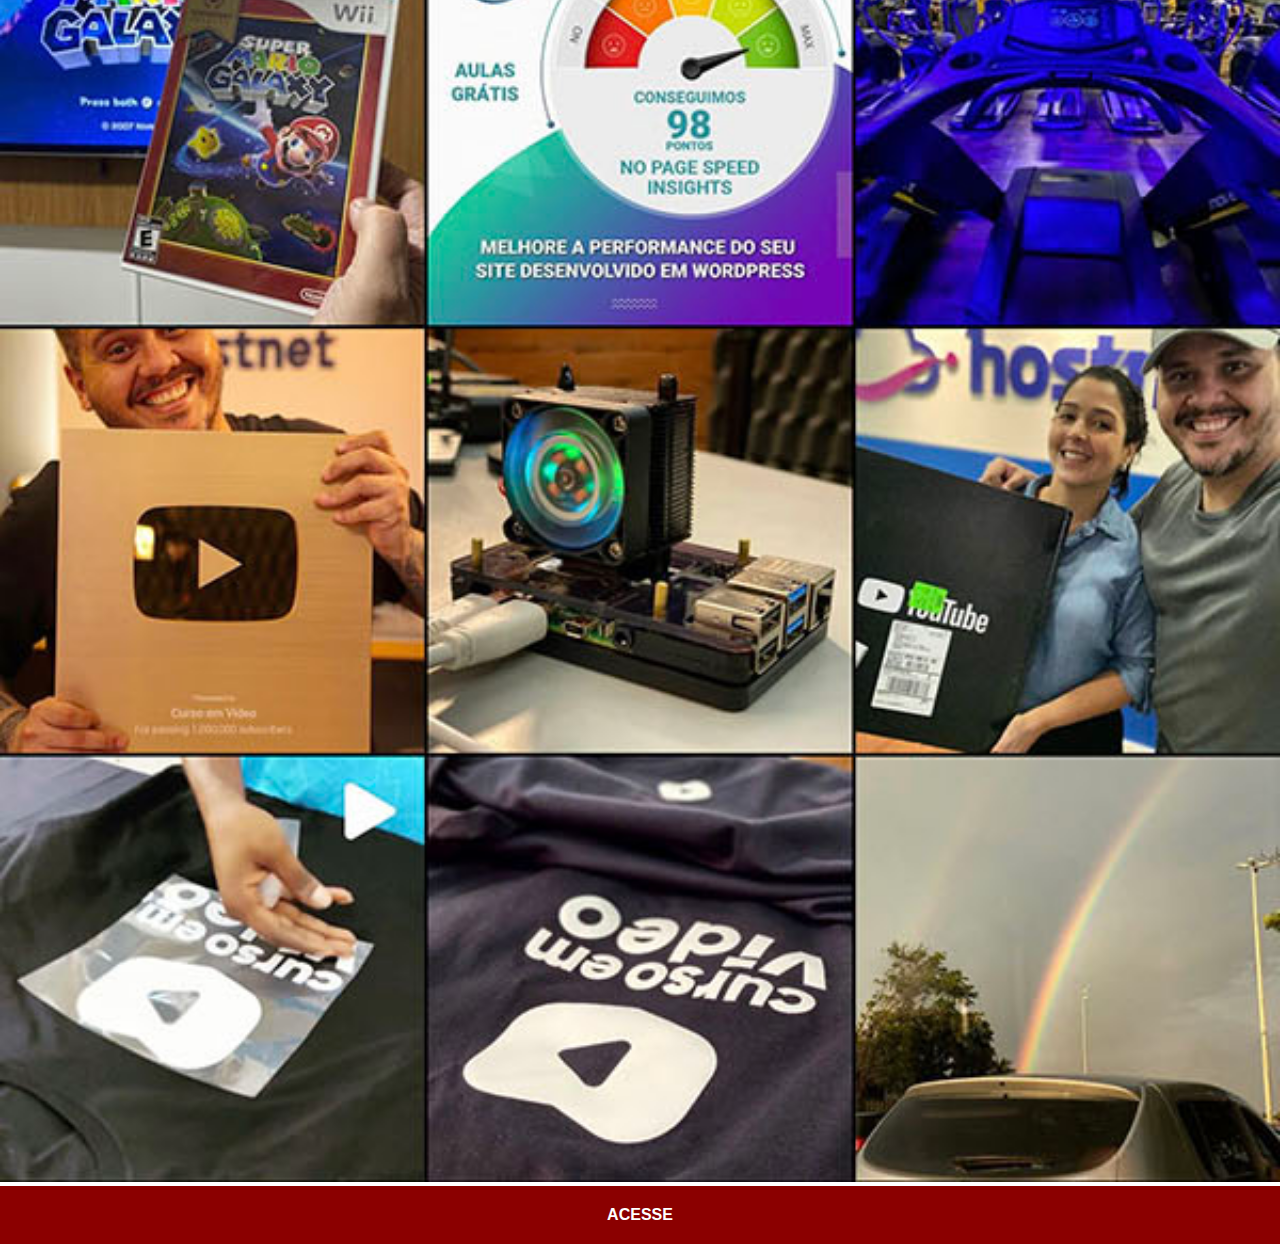
<file: instagram.html>
<!DOCTYPE html>
<html lang="pt-br">
<head>
    <meta charset="UTF-8">
    <meta http-equiv="X-UA-Compatible" content="IE=edge">
    <meta name="viewport" content="width=device-width, initial-scale=1.0">
    <title>instagram</title>
    <link rel="stylesheet" href="estilos/social.css">
</head>
<body>
    <img src="imagens/tela-instagram.jpg" alt="Instagram">
    <a href="https://www.instagram.com/gustavoguanabara/">ACESSE</a>
</body>
</html>
</file>
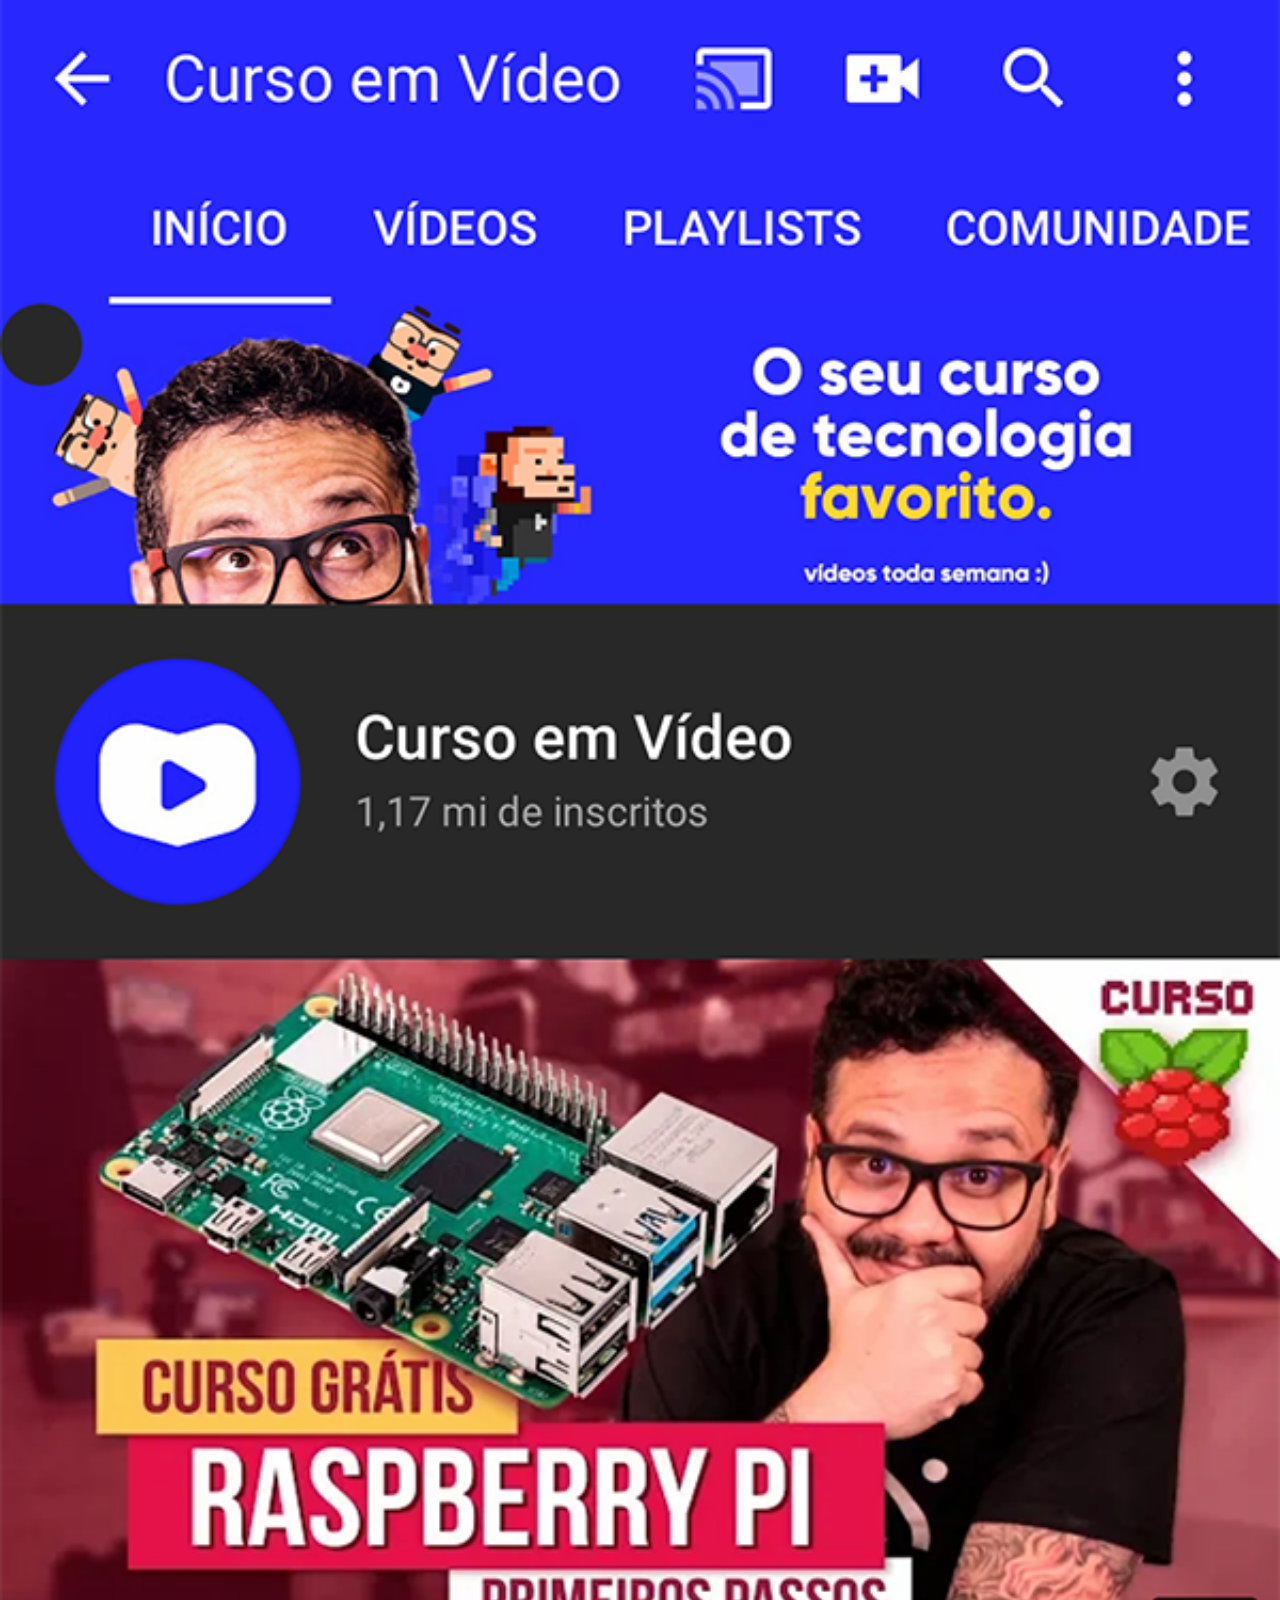
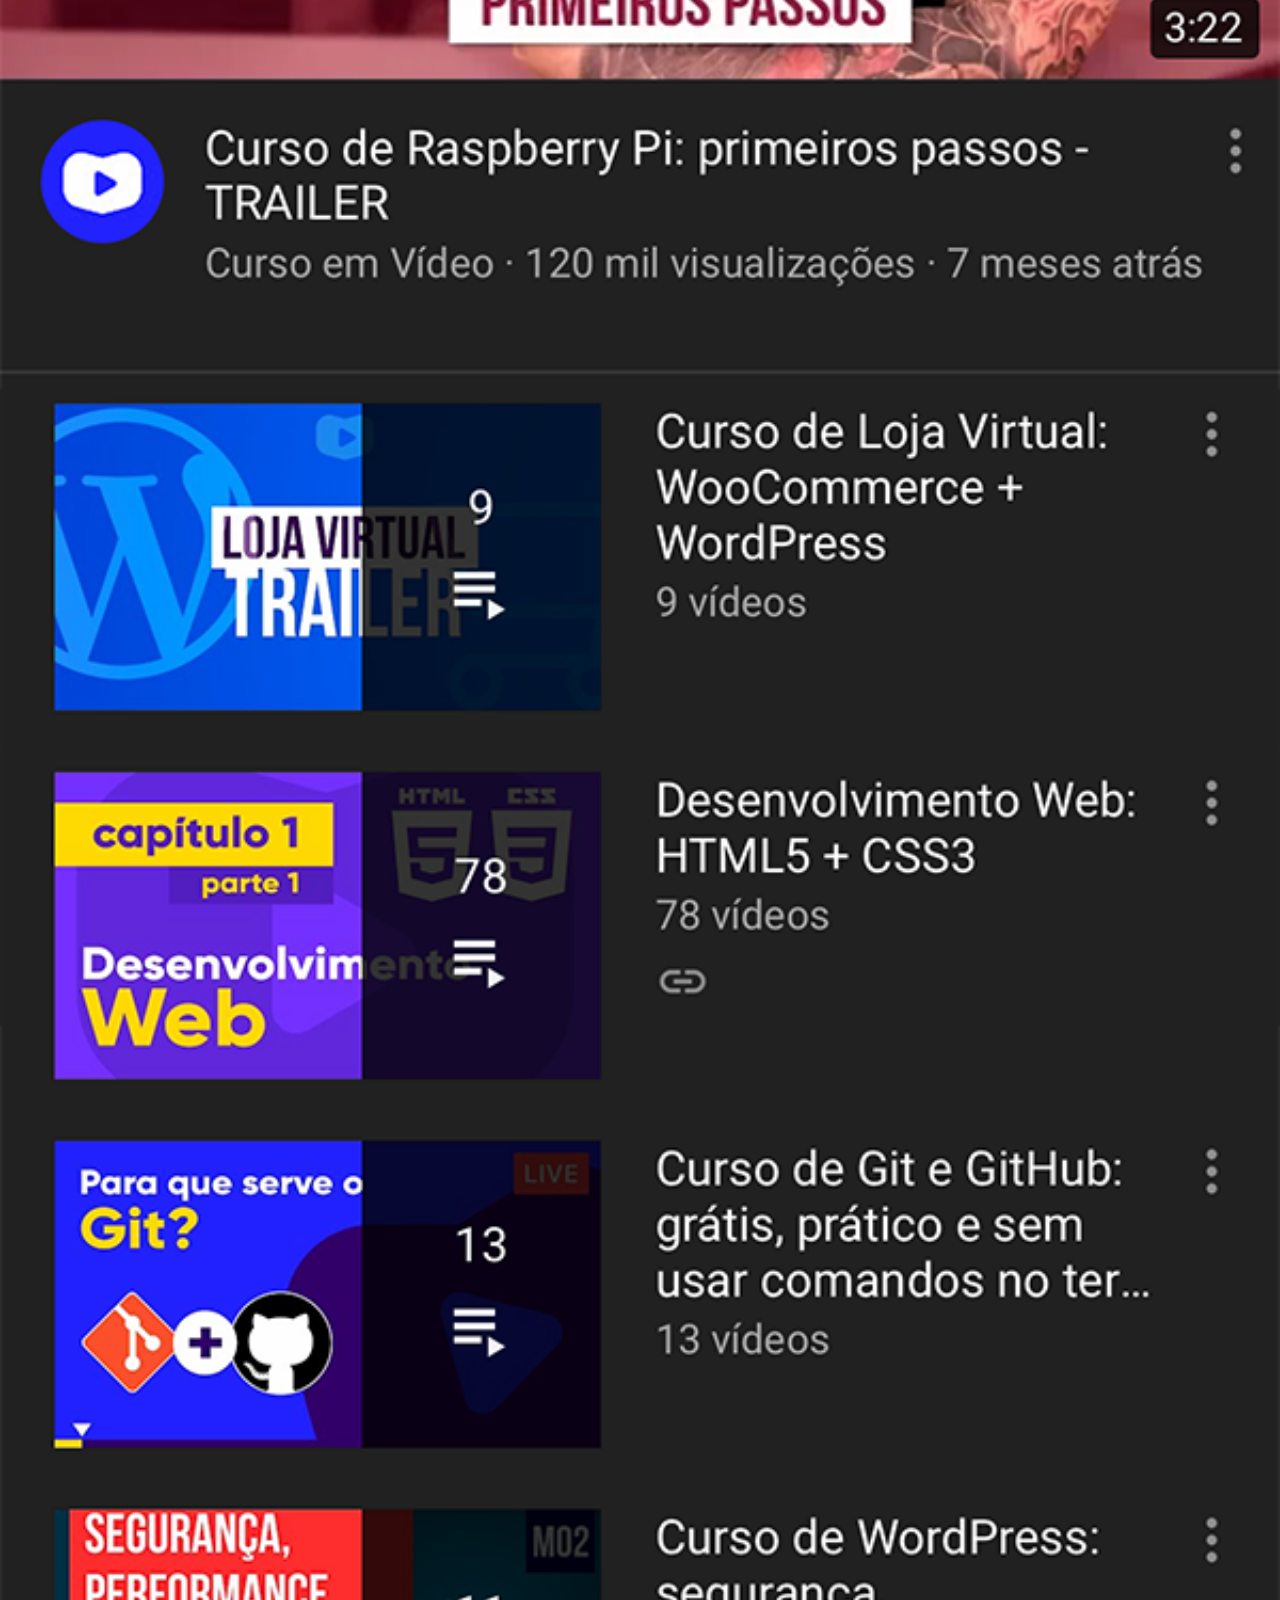
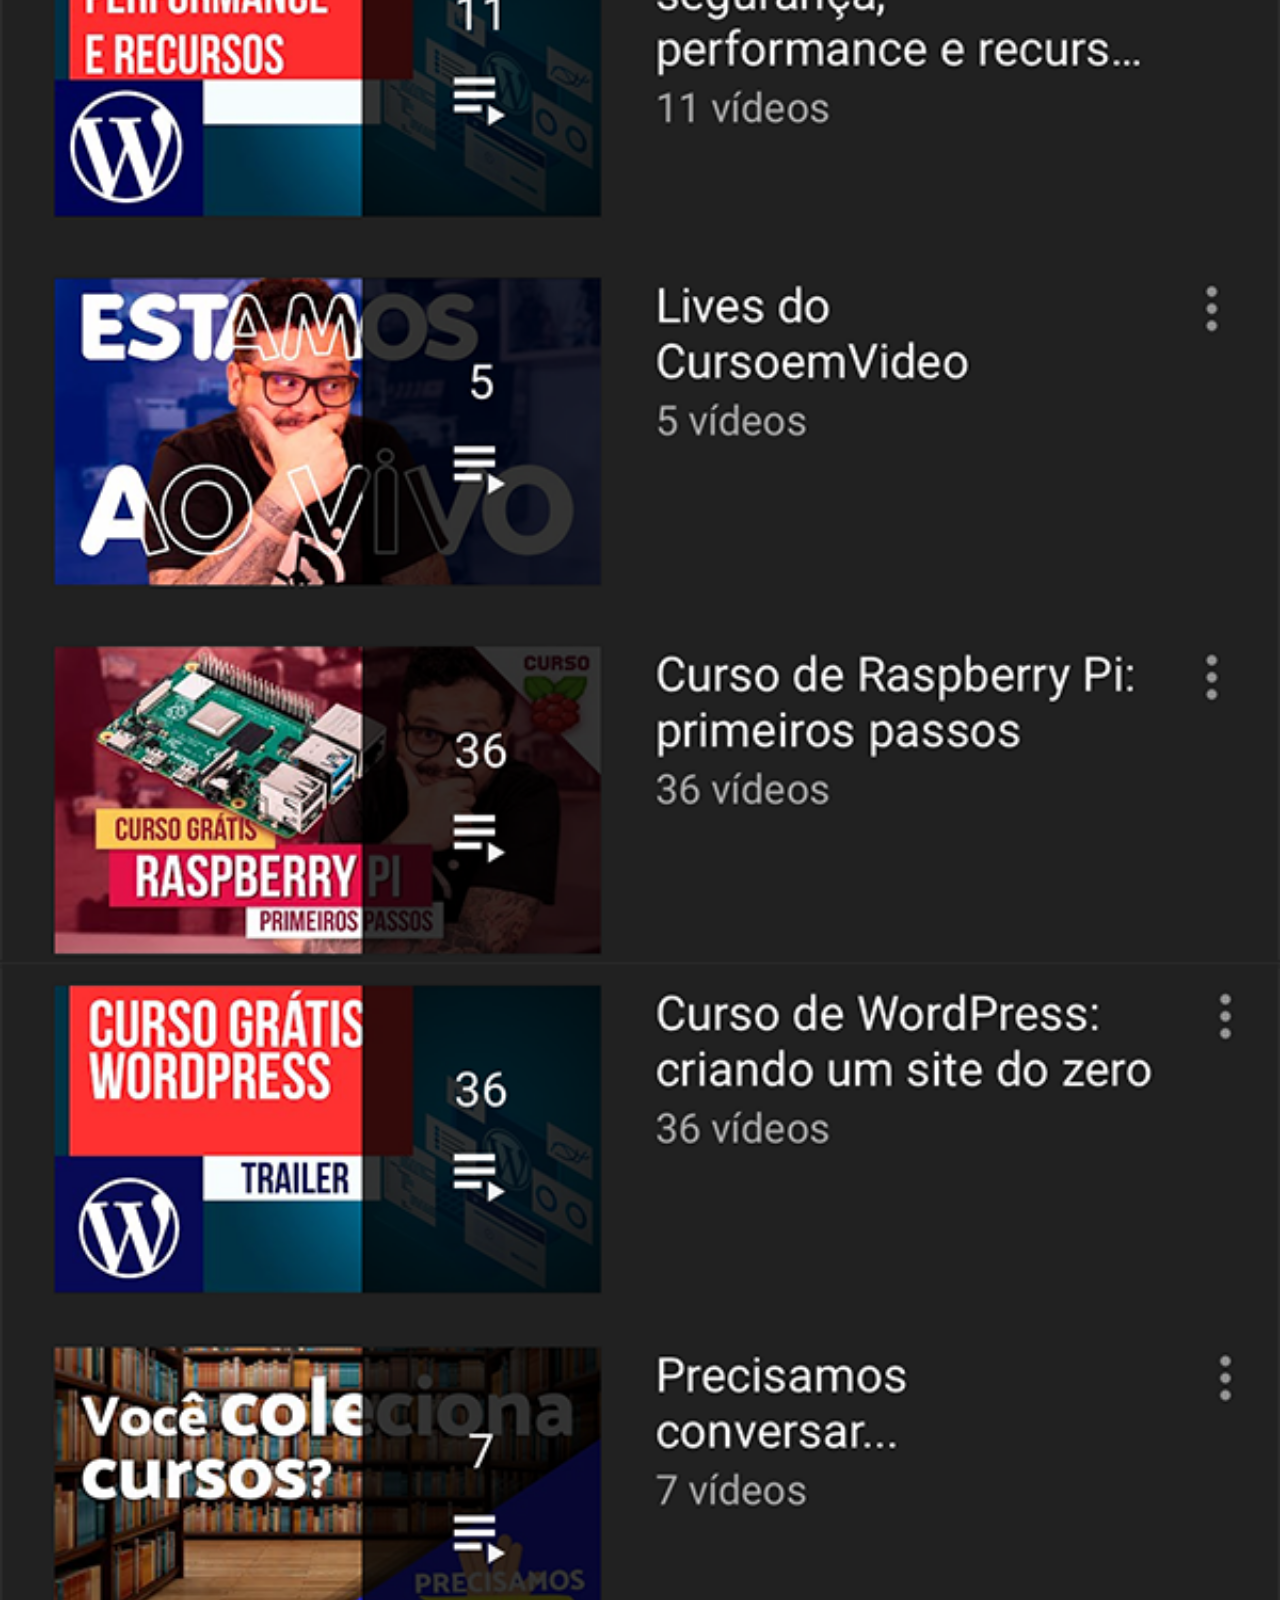
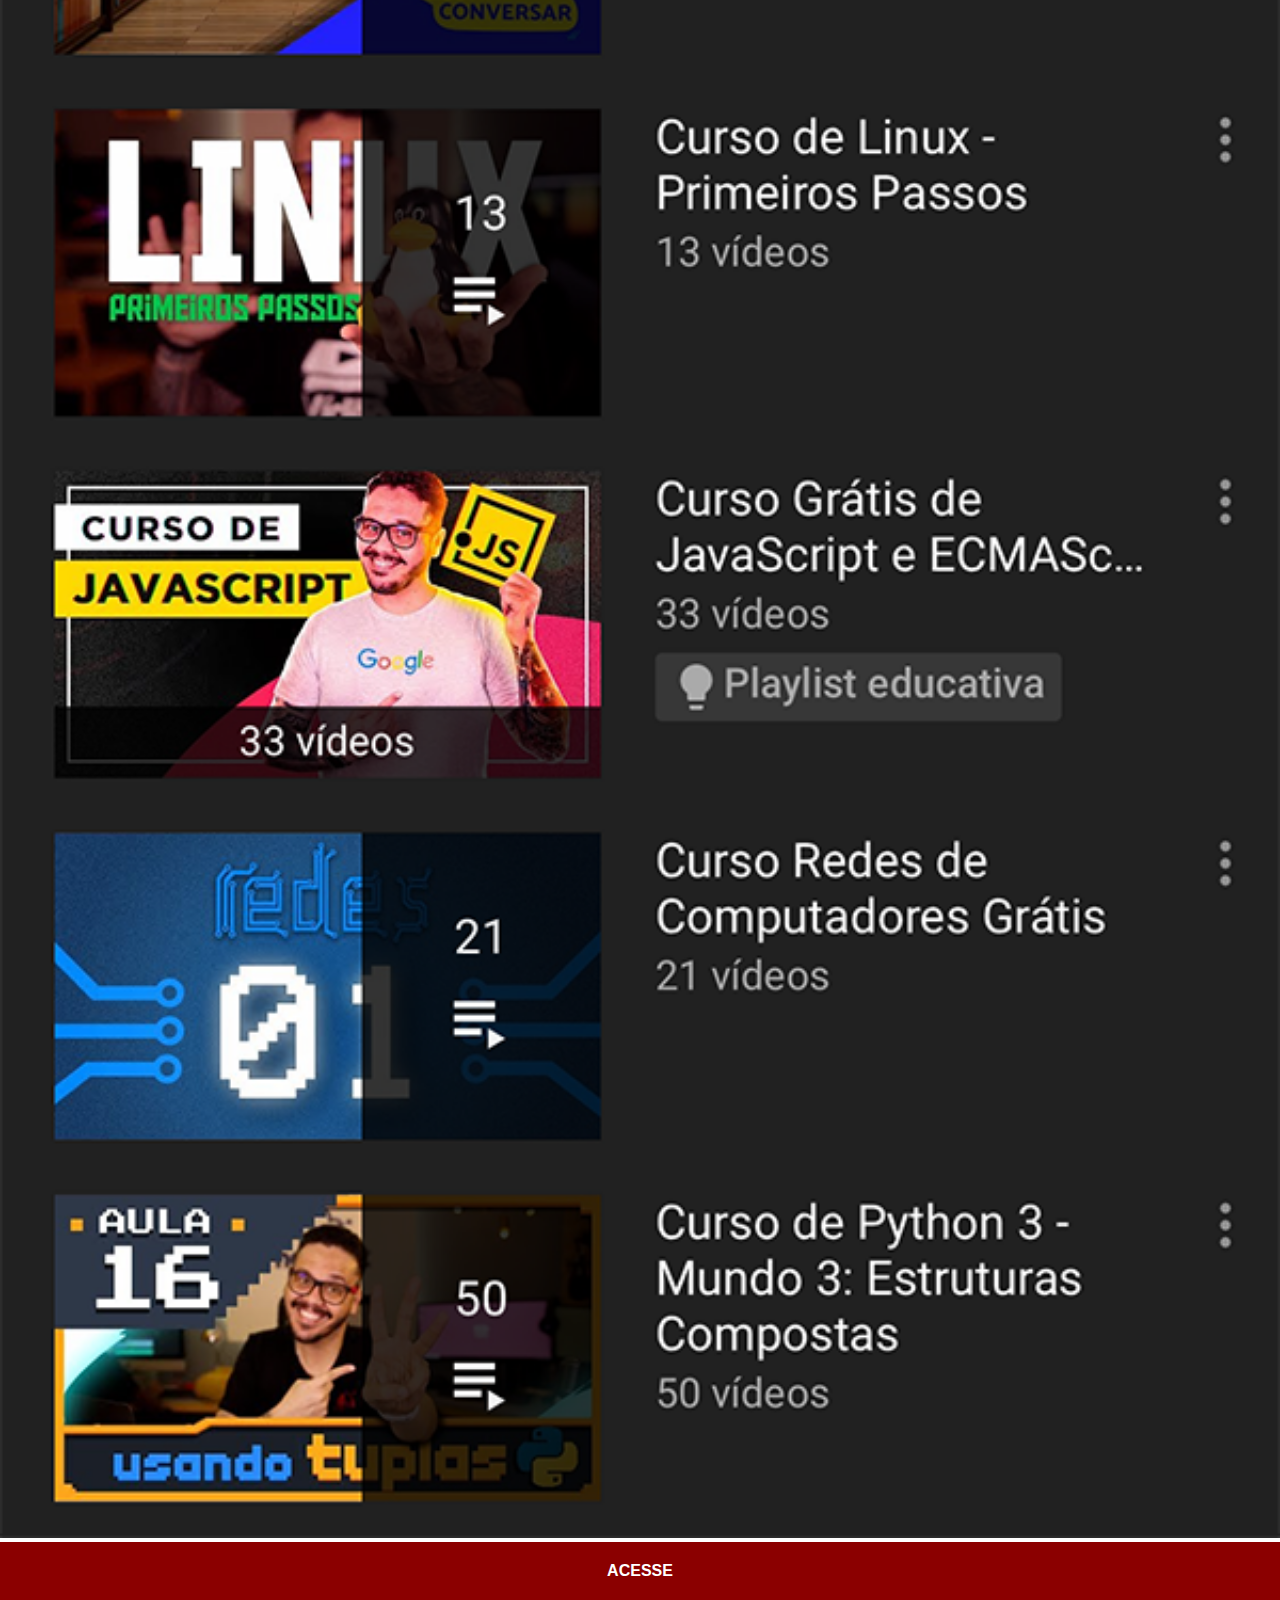
<file: youtube.html>
<!DOCTYPE html>
<html lang="pt-br">
<head>
    <meta charset="UTF-8">
    <meta http-equiv="X-UA-Compatible" content="IE=edge">
    <meta name="viewport" content="width=device-width, initial-scale=1.0">
    <title>Tela youtube</title>
    <link rel="stylesheet" href="estilos/social.css">
</head>
<body>
    <img src="imagens/tela-youtube.png" alt="YouTube">
    <a href="https://www.youtube.com/@CursoemVideo" target="_blank">ACESSE</a>
</body>
</html>
</file>
<file: estilos/style.css>
@charset "UTF-8";

*{
    margin: 0px;
    padding: 0px;
    font-family: Arial, Helvetica, sans-serif;
}

html, body{
    height: 100vh;
    width: 100vw;
    background-color: black;
}

body{
    background: url('../imagens/fundo-madeira.jpg') no-repeat top center;
    background-size: cover;
    background-attachment: fixed;
}
main{
    position: relative;
    height: 100vh;
}

section#telefone{
    /* Centralização atraves do position e relative*/
    position: absolute;
    top: 50%;
    left: 50%;
    transform: translate(-50%, -50%);

    height: 627px;
    width: 311px;
    background: url('../imagens/frame-iphone.png') no-repeat;
}

iframe#tela{
    position: relative;
    top: 80px;
    left: 22px;
    width: 267px;
    height: 471px;
}
section#redes-sociais{
    text-align: right;
    padding-top: 220px;
    padding-right: 12px;
}
section#redes-sociais img{
    width: 70px;
    margin: 10px;
    border-radius: 50%;
    box-shadow: 2px 2px 5px rgba(0, 0, 0, 0.404);
    box-sizing: border-box;
}
section#redes-sociais img:hover{
    border: 2px solid rgba(255, 255, 255, 0.636);
    transform: translate(-3px, -3px);
    box-shadow: 5px 5px 10px rgba(0, 0, 0, 0.623);
    transition: transform .3s, border 0.4s;
}
</file>
<file: estilos/social.css>
@charset "UTF-8";

*{
    margin: 0PX;
    padding: 0PX;
    font-family: Arial, Helvetica, sans-serif;
}
::-webkit-scrollbar{
    width: 0px;
    height: 0px;
}

img{
    width: 100vw;
}

a{
    display: block;
    background-color:darkred;
    color: white;
    padding: 20px;
    text-align: center;
    font-weight: bolder;
    text-decoration: none;
}

a:hover{
    background-color: red;
    transition: transform .3s, border 0.4s;
    font-size: 20px;
}
</file>
